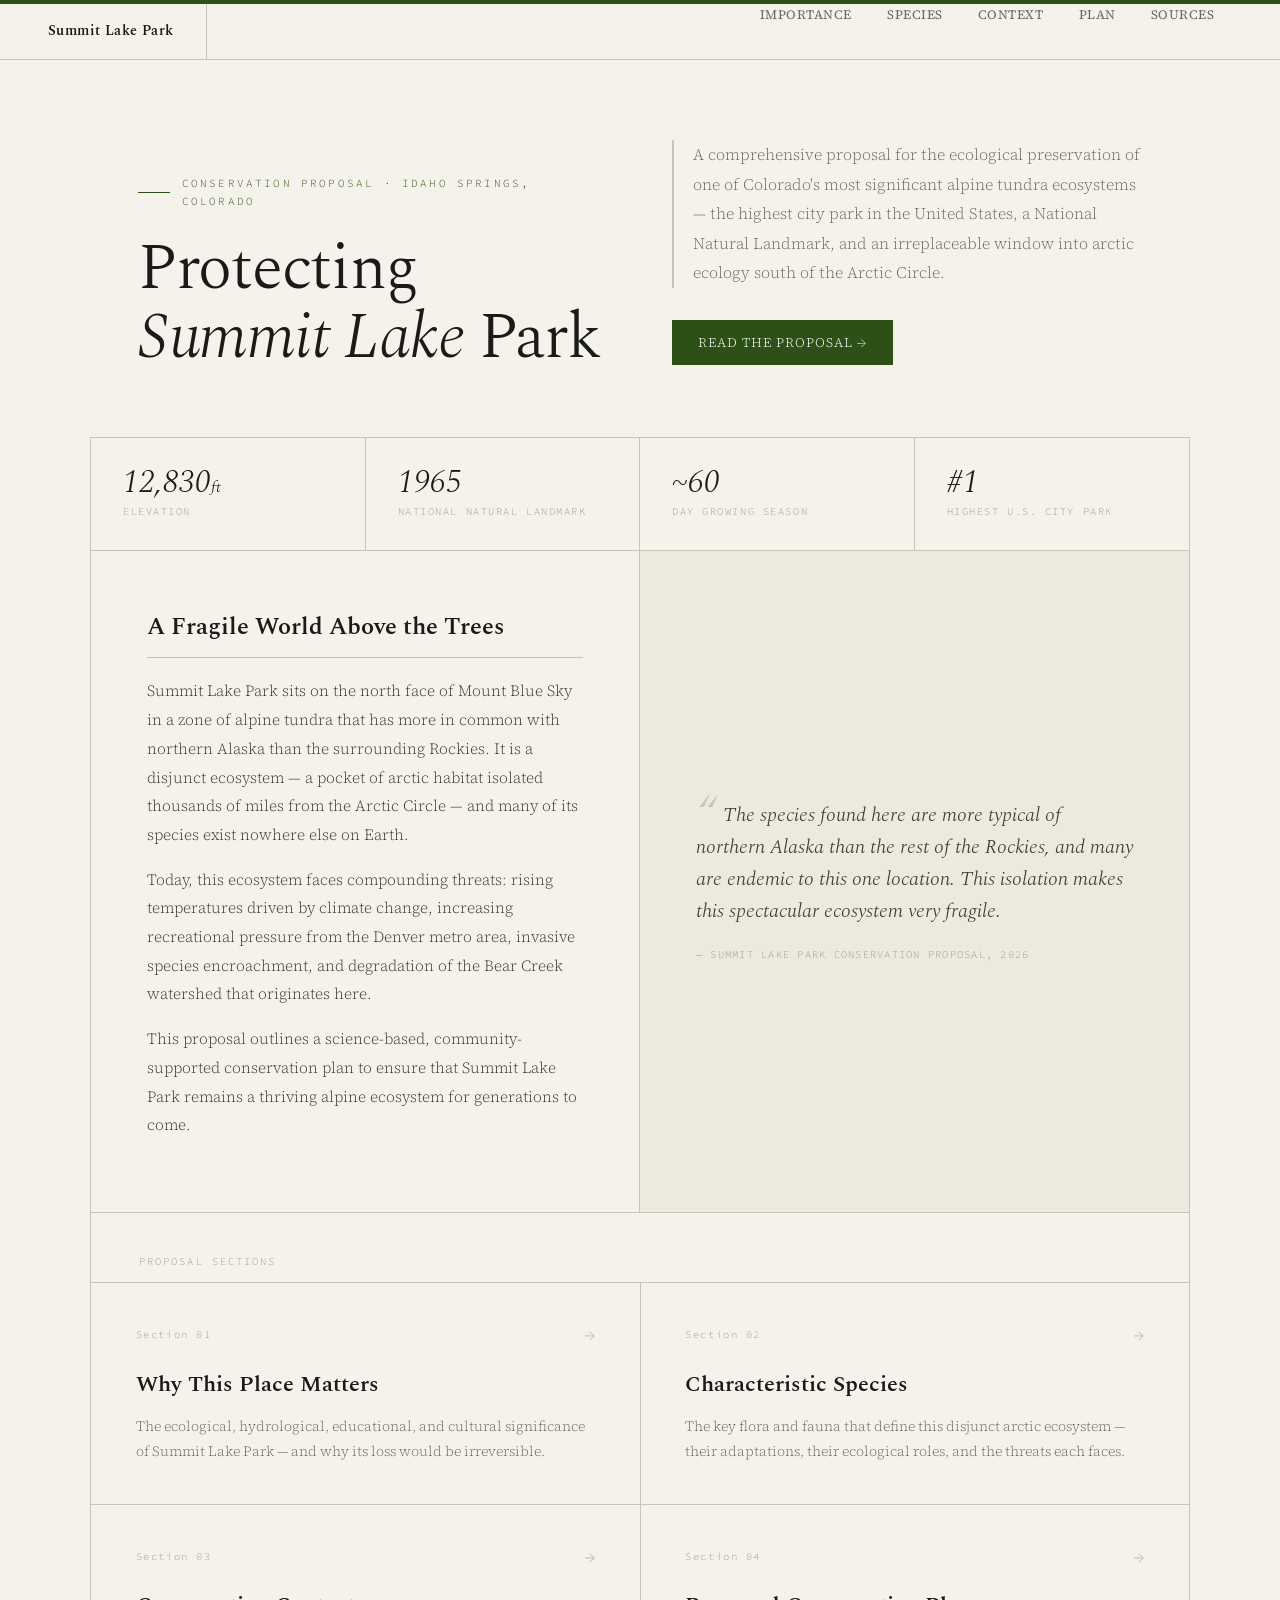
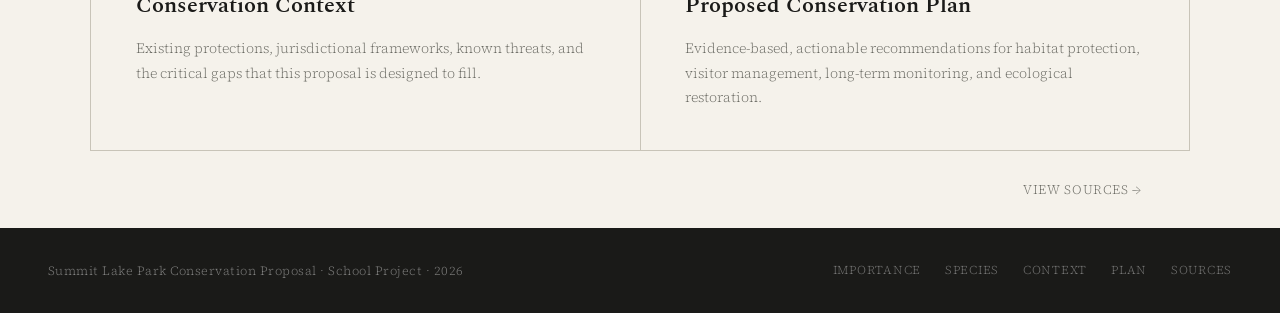
<file: index.html>
<!DOCTYPE html>
<html lang="en">
<head>
  <meta charset="UTF-8"/>
  <meta name="viewport" content="width=device-width, initial-scale=1.0"/>
  <title>Summit Lake Park — Conservation Proposal</title>
  <link rel="stylesheet" href="shared.css"/>
  <style>
    /* Index-only styles */
    .hero {
      max-width: 1100px; margin: 0 auto;
      padding: 5rem 3rem 4rem;
      border-bottom: 1px solid var(--rule);
      display: grid; grid-template-columns: 1fr 1fr;
      gap: 4rem; align-items: end;
    }
    .hero-label {
      font-family: 'Source Code Pro', monospace;
      font-size: 0.68rem; letter-spacing: 0.2em; text-transform: uppercase;
      color: var(--accent); margin-bottom: 1.5rem;
      display: flex; align-items: center; gap: 0.75rem;
    }
    .hero-label::before {
      content: '';
      display: block; height: 1px; width: 2rem;
      background: var(--accent);
    }
    .hero h1 {
      font-family: 'Spectral', serif;
      font-size: clamp(2.8rem, 5vw, 4.5rem);
      font-weight: 300; line-height: 1.08;
      letter-spacing: -0.02em; color: var(--ink);
    }
    .hero h1 em { font-style: italic; }
    .hero-right { padding-bottom: 0.5rem; }
    .hero-desc {
      font-size: 1rem; line-height: 1.85;
      color: var(--ink-3); margin-bottom: 2rem;
      border-left: 2px solid var(--rule);
      padding-left: 1.2rem;
    }
    .hero-cta {
      display: inline-block;
      padding: 0.7rem 1.6rem;
      background: var(--accent); color: #fff;
      text-decoration: none;
      font-family: 'Source Serif 4', serif;
      font-size: 0.82rem; letter-spacing: 0.08em; text-transform: uppercase;
      transition: background 0.2s;
    }
    .hero-cta:hover { background: var(--accent-2); }

    /* Stats row */
    .stats-row {
      max-width: 1100px; margin: 0 auto;
      display: grid; grid-template-columns: repeat(4, 1fr);
      border-bottom: 1px solid var(--rule);
      border-left: 1px solid var(--rule);
      border-right: 1px solid var(--rule);
    }
    .stat {
      padding: 1.8rem 2rem;
      border-right: 1px solid var(--rule);
    }
    .stat:last-child { border-right: none; }
    .stat-val {
      font-family: 'Spectral', serif;
      font-size: 2rem; font-weight: 300; font-style: italic;
      color: var(--ink); line-height: 1;
    }
    .stat-label {
      font-family: 'Source Code Pro', monospace;
      font-size: 0.65rem; letter-spacing: 0.15em; text-transform: uppercase;
      color: var(--ink-4); margin-top: 0.3rem;
    }

    /* Intro block */
    .intro {
      max-width: 1100px; margin: 0 auto;
      display: grid; grid-template-columns: 1fr 1fr;
      gap: 0;
      border-bottom: 1px solid var(--rule);
      border-left: 1px solid var(--rule);
      border-right: 1px solid var(--rule);
    }
    .intro-text { padding: 3.5rem; border-right: 1px solid var(--rule); }
    .intro-text h2 {
      font-family: 'Spectral', serif; font-size: 1.5rem; font-weight: 600;
      margin-bottom: 1.2rem; padding-bottom: 0.6rem;
      border-bottom: 1px solid var(--rule);
    }
    .intro-text p { font-size: 0.97rem; line-height: 1.85; color: var(--ink-2); margin-bottom: 1rem; }
    .intro-quote {
      padding: 3.5rem;
      display: flex; flex-direction: column; justify-content: center;
      background: var(--paper-2);
    }
    .intro-quote blockquote {
      font-family: 'Spectral', serif; font-style: italic;
      font-size: 1.25rem; line-height: 1.6; color: var(--ink-2);
      margin-bottom: 1.2rem;
    }
    .intro-quote blockquote::before {
      content: '\201C';
      font-size: 3rem; line-height: 0; vertical-align: -0.6rem;
      color: var(--rule); margin-right: 0.2rem;
    }
    .intro-quote cite {
      font-family: 'Source Code Pro', monospace;
      font-size: 0.65rem; letter-spacing: 0.12em; text-transform: uppercase;
      color: var(--ink-4); font-style: normal;
    }

    /* Section nav cards */
    .section-heading {
      max-width: 1100px; margin: 0 auto;
      padding: 2rem 3rem 0.5rem;
      border-left: 1px solid var(--rule);
      border-right: 1px solid var(--rule);
    }
    .section-heading span {
      font-family: 'Source Code Pro', monospace;
      font-size: 0.65rem; letter-spacing: 0.2em; text-transform: uppercase;
      color: var(--ink-4);
    }
    .cards-grid {
      max-width: 1100px; margin: 0 auto;
      display: grid; grid-template-columns: repeat(2, 1fr);
      gap: 1px; background: var(--rule);
      border: 1px solid var(--rule);
    }
    .card {
      background: var(--paper);
      padding: 2.5rem 2.8rem;
      text-decoration: none; color: var(--ink);
      display: flex; flex-direction: column;
      transition: background 0.15s;
    }
    .card:hover { background: var(--accent-bg); }
    .card-meta {
      display: flex; justify-content: space-between; align-items: center;
      margin-bottom: 1.2rem;
    }
    .card-num {
      font-family: 'Source Code Pro', monospace;
      font-size: 0.65rem; letter-spacing: 0.15em; color: var(--ink-4);
    }
    .card-arrow { font-size: 0.9rem; color: var(--ink-4); transition: transform 0.2s, color 0.2s; }
    .card:hover .card-arrow { transform: translateX(4px); color: var(--accent); }
    .card h3 {
      font-family: 'Spectral', serif; font-size: 1.35rem; font-weight: 600;
      margin-bottom: 0.7rem; color: var(--ink);
    }
    .card p { font-size: 0.88rem; line-height: 1.75; color: var(--ink-3); }

    @media (max-width: 800px) {
      .hero { grid-template-columns: 1fr; gap: 2rem; padding: 3rem 1.5rem; }
      .stats-row { grid-template-columns: repeat(2,1fr); }
      .intro { grid-template-columns: 1fr; }
      .intro-text { border-right: none; border-bottom: 1px solid var(--rule); padding: 2rem 1.5rem; }
      .intro-quote { padding: 2rem 1.5rem; }
      .section-heading { padding: 1.5rem 1.5rem 0.5rem; }
      .cards-grid { grid-template-columns: 1fr; }
    }
  </style>
</head>
<body>

<div class="top-rule"></div>

<nav>
  <a href="index.html" class="nav-logo">Summit Lake Park</a>
  <ul class="nav-links">
    <li><a href="importance.html">Importance</a></li>
    <li><a href="species.html">Species</a></li>
    <li><a href="context.html">Context</a></li>
    <li><a href="plan.html">Plan</a></li>
    <li><a href="sources.html">Sources</a></li>
  </ul>
</nav>

<section class="hero">
  <div class="hero-left">
    <div class="hero-label">Conservation Proposal · Idaho Springs, Colorado</div>
    <h1>Protecting <em>Summit Lake</em> Park</h1>
  </div>
  <div class="hero-right">
    <p class="hero-desc">
      A comprehensive proposal for the ecological preservation of one of Colorado's most
      significant alpine tundra ecosystems — the highest city park in the United States,
      a National Natural Landmark, and an irreplaceable window into arctic ecology
      south of the Arctic Circle.
    </p>
    <a href="plan.html" class="hero-cta">Read the Proposal →</a>
  </div>
</section>

<div class="stats-row">
  <div class="stat">
    <div class="stat-val">12,830<span style="font-size:1rem">ft</span></div>
    <div class="stat-label">Elevation</div>
  </div>
  <div class="stat">
    <div class="stat-val">1965</div>
    <div class="stat-label">National Natural Landmark</div>
  </div>
  <div class="stat">
    <div class="stat-val">~60</div>
    <div class="stat-label">Day Growing Season</div>
  </div>
  <div class="stat">
    <div class="stat-val">#1</div>
    <div class="stat-label">Highest U.S. City Park</div>
  </div>
</div>

<div class="intro">
  <div class="intro-text">
    <h2>A Fragile World Above the Trees</h2>
    <p>
      Summit Lake Park sits on the north face of Mount Blue Sky in a zone of alpine tundra
      that has more in common with northern Alaska than the surrounding Rockies. It is a
      disjunct ecosystem — a pocket of arctic habitat isolated thousands of miles from the
      Arctic Circle — and many of its species exist nowhere else on Earth.
    </p>
    <p>
      Today, this ecosystem faces compounding threats: rising temperatures driven by climate
      change, increasing recreational pressure from the Denver metro area, invasive species
      encroachment, and degradation of the Bear Creek watershed that originates here.
    </p>
    <p>
      This proposal outlines a science-based, community-supported conservation plan to ensure
      that Summit Lake Park remains a thriving alpine ecosystem for generations to come.
    </p>
  </div>
  <div class="intro-quote">
    <blockquote>
      The species found here are more typical of northern Alaska than the rest of the Rockies,
      and many are endemic to this one location. This isolation makes this spectacular ecosystem
      very fragile.
    </blockquote>
    <cite>— Summit Lake Park Conservation Proposal, 2026</cite>
  </div>
</div>

<div class="section-heading"><span>Proposal Sections</span></div>

<div class="cards-grid">
  <a href="importance.html" class="card">
    <div class="card-meta">
      <span class="card-num">Section 01</span>
      <span class="card-arrow">→</span>
    </div>
    <h3>Why This Place Matters</h3>
    <p>The ecological, hydrological, educational, and cultural significance of Summit Lake Park — and why its loss would be irreversible.</p>
  </a>
  <a href="species.html" class="card">
    <div class="card-meta">
      <span class="card-num">Section 02</span>
      <span class="card-arrow">→</span>
    </div>
    <h3>Characteristic Species</h3>
    <p>The key flora and fauna that define this disjunct arctic ecosystem — their adaptations, their ecological roles, and the threats each faces.</p>
  </a>
  <a href="context.html" class="card">
    <div class="card-meta">
      <span class="card-num">Section 03</span>
      <span class="card-arrow">→</span>
    </div>
    <h3>Conservation Context</h3>
    <p>Existing protections, jurisdictional frameworks, known threats, and the critical gaps that this proposal is designed to fill.</p>
  </a>
  <a href="plan.html" class="card">
    <div class="card-meta">
      <span class="card-num">Section 04</span>
      <span class="card-arrow">→</span>
    </div>
    <h3>Proposed Conservation Plan</h3>
    <p>Evidence-based, actionable recommendations for habitat protection, visitor management, long-term monitoring, and ecological restoration.</p>
  </a>
</div>

<div class="page-nav-strip" style="border-top: none; padding-top: 1.5rem;">
  &nbsp;
  <a href="sources.html" class="page-nav-link">View Sources →</a>
</div>

<footer>
  <p>Summit Lake Park Conservation Proposal · School Project · 2026</p>
  <div class="footer-links">
    <a href="importance.html">Importance</a>
    <a href="species.html">Species</a>
    <a href="context.html">Context</a>
    <a href="plan.html">Plan</a>
    <a href="sources.html">Sources</a>
  </div>
</footer>

</body>
</html>
</file>
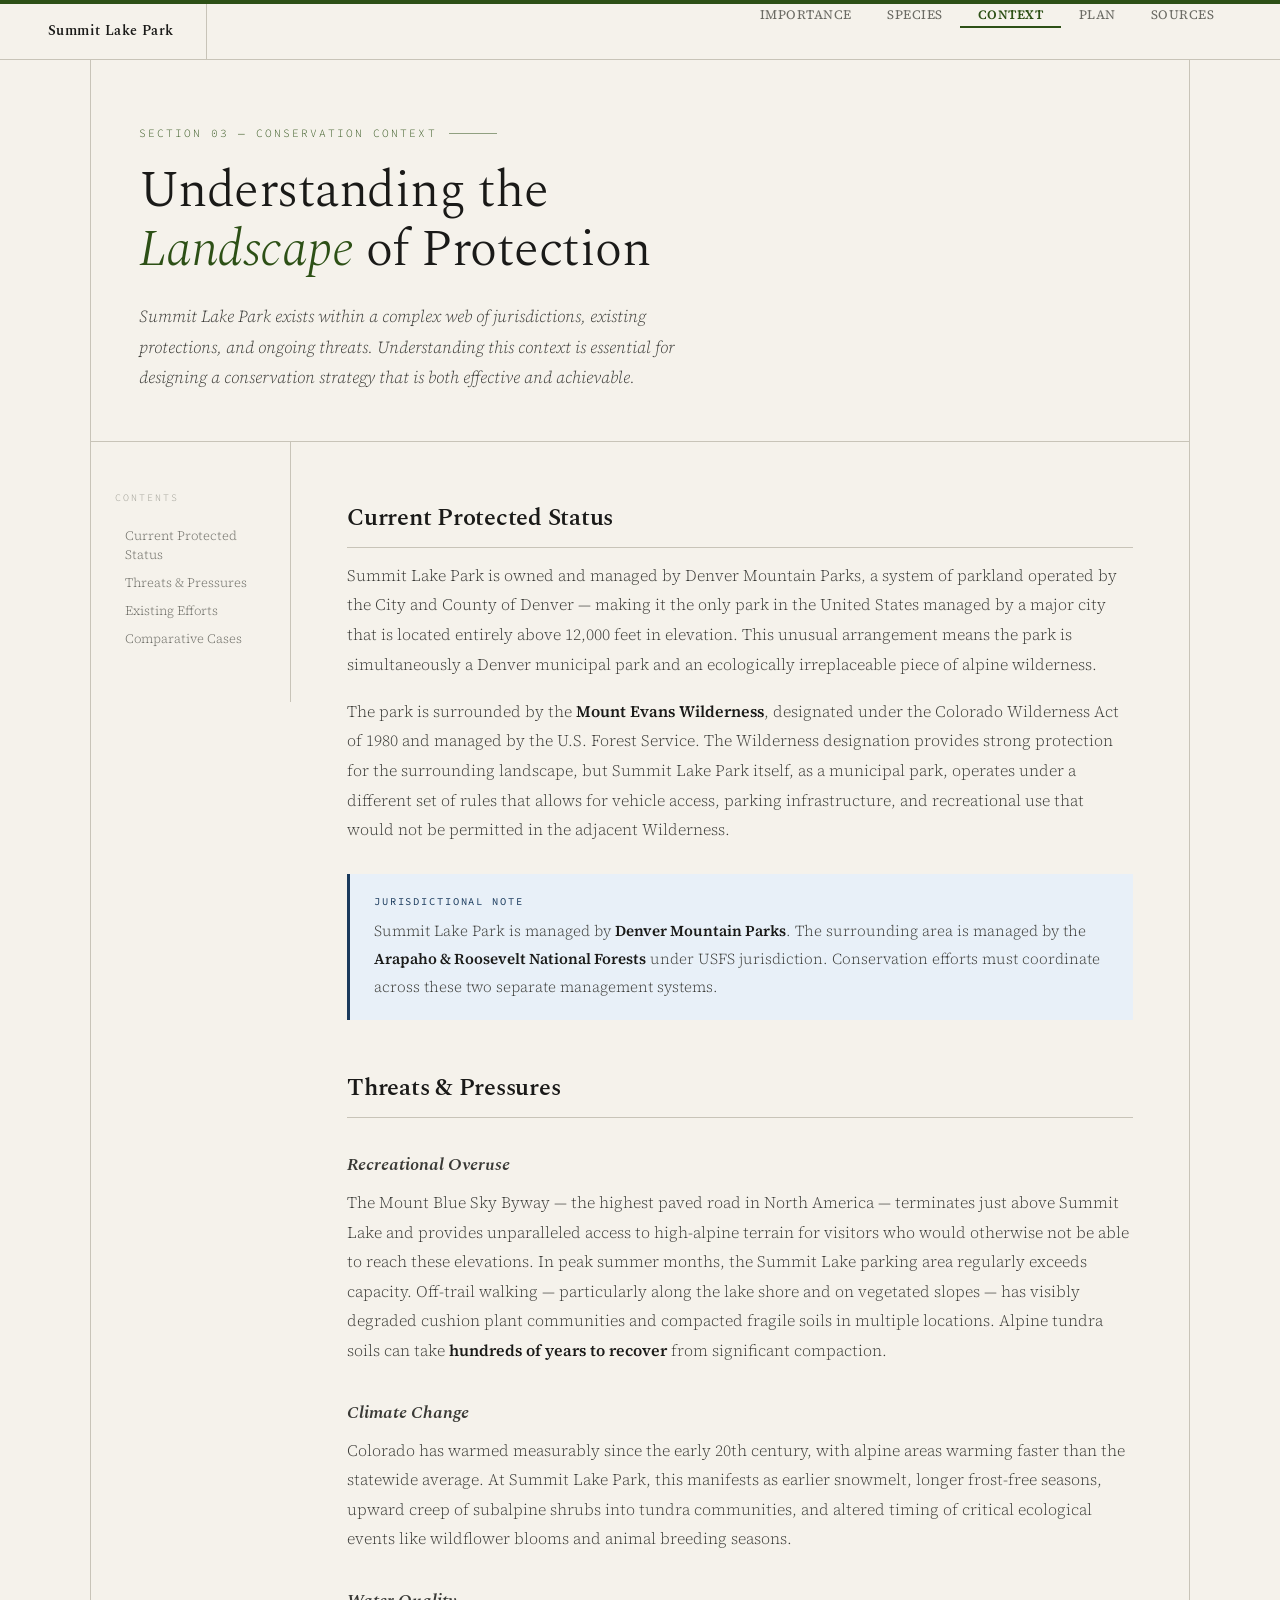
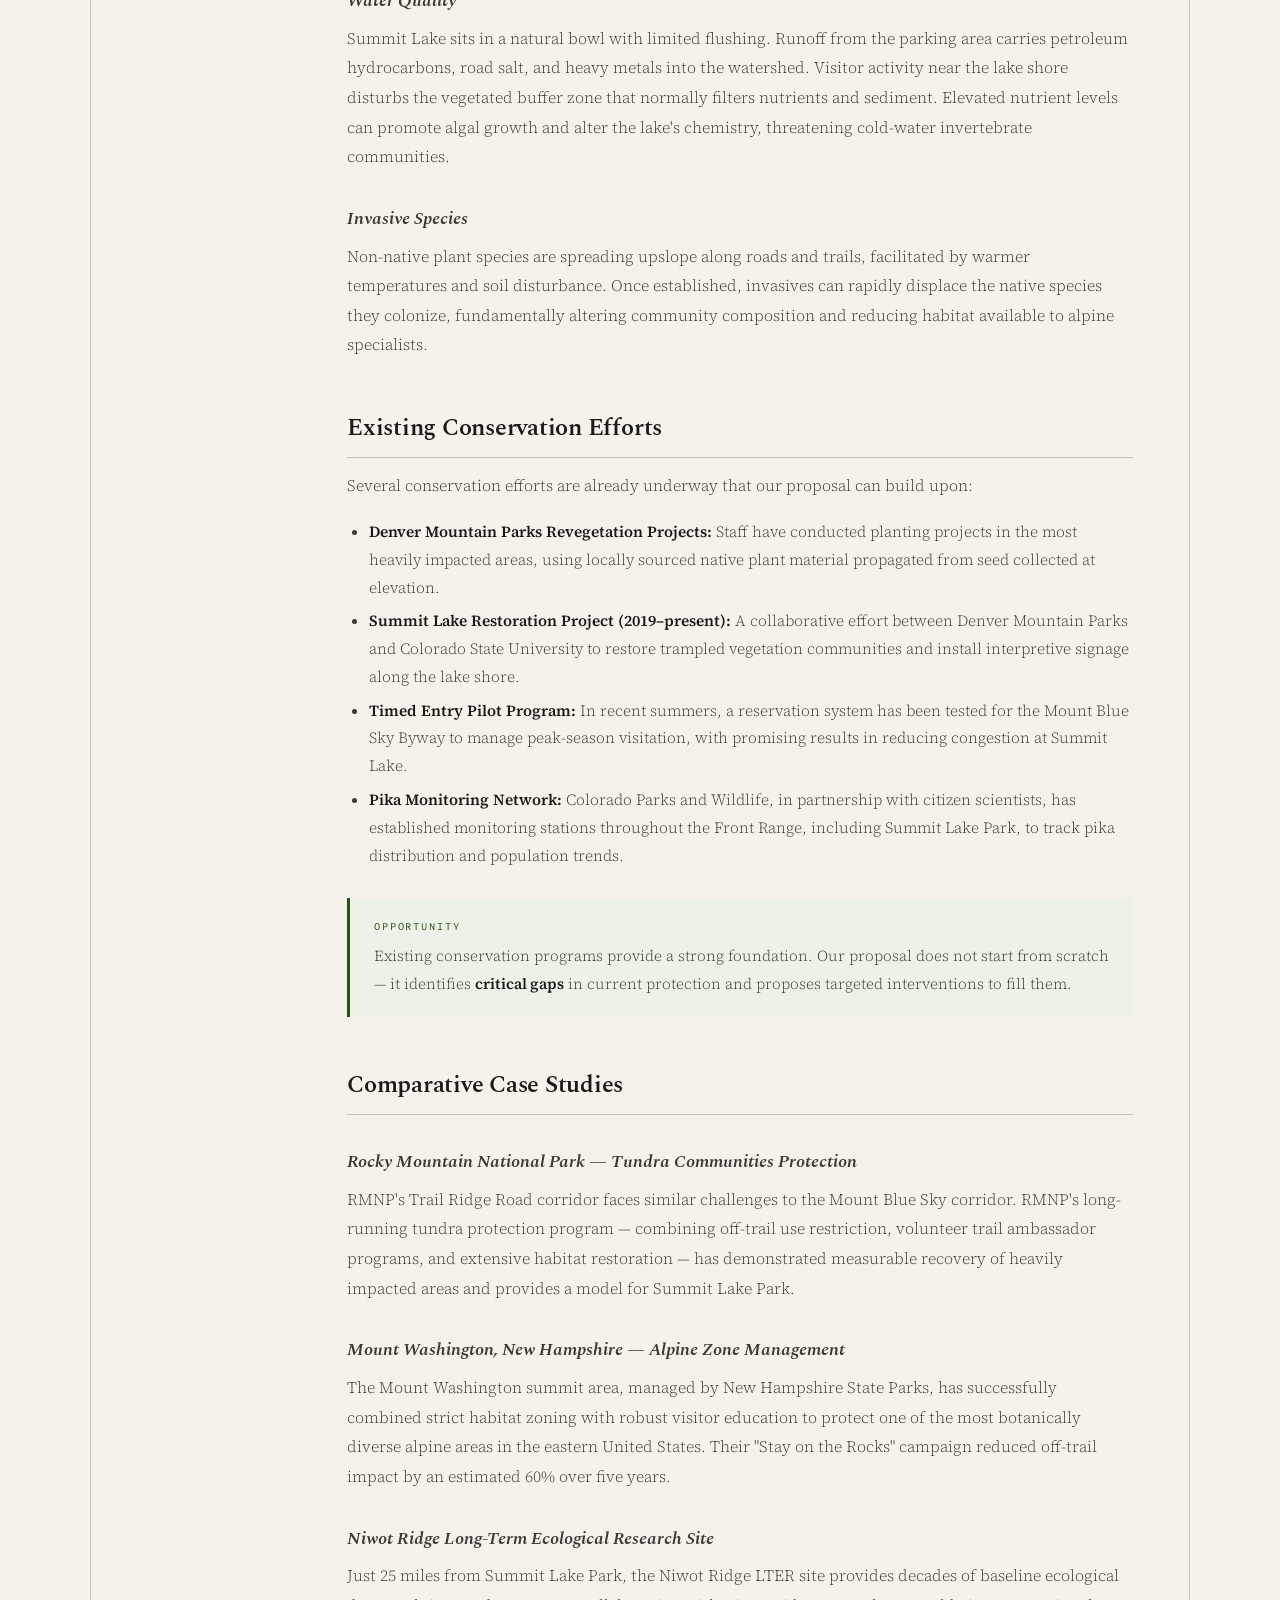
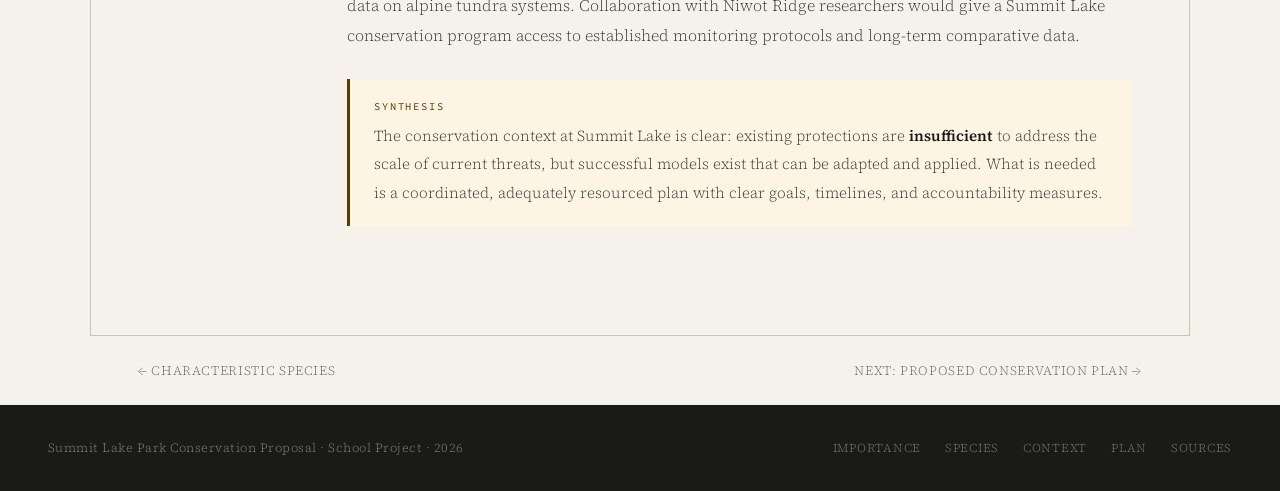
<file: context.html>
<!DOCTYPE html>
<html lang="en">
<head>
  <meta charset="UTF-8"/>
  <meta name="viewport" content="width=device-width, initial-scale=1.0"/>
  <title>Conservation Context — Summit Lake Park</title>
  <link rel="stylesheet" href="shared.css"/>
</head>
<body>

<div class="top-rule"></div>

<nav>
  <a href="index.html" class="nav-logo">Summit Lake Park</a>
  <ul class="nav-links">
    <li><a href="importance.html">Importance</a></li>
    <li><a href="species.html">Species</a></li>
    <li><a href="context.html" class="active">Context</a></li>
    <li><a href="plan.html">Plan</a></li>
    <li><a href="sources.html">Sources</a></li>
  </ul>
</nav>

<div class="page-hero" style="border-left:1px solid var(--rule); border-right:1px solid var(--rule);">
  <div class="page-eyebrow">Section 03 — Conservation Context</div>
  <h1>Understanding the <em>Landscape</em> of Protection</h1>
  <p class="lead">
    Summit Lake Park exists within a complex web of jurisdictions, existing protections, and
    ongoing threats. Understanding this context is essential for designing a conservation
    strategy that is both effective and achievable.
  </p>
</div>

<div class="page-wrapper">
  <aside class="page-sidebar">
    <div class="sidebar-label">Contents</div>
    <ul class="sidebar-toc">
      <li><a href="#status">Current Protected Status</a></li>
      <li><a href="#threats">Threats &amp; Pressures</a></li>
      <li><a href="#existing">Existing Efforts</a></li>
      <li><a href="#cases">Comparative Cases</a></li>
    </ul>
  </aside>

  <main class="page-content">

    <h2 id="status">Current Protected Status</h2>
    <p>
      Summit Lake Park is owned and managed by Denver Mountain Parks, a system of parkland
      operated by the City and County of Denver — making it the only park in the United States
      managed by a major city that is located entirely above 12,000 feet in elevation. This
      unusual arrangement means the park is simultaneously a Denver municipal park and an
      ecologically irreplaceable piece of alpine wilderness.
    </p>
    <p>
      The park is surrounded by the <strong>Mount Evans Wilderness</strong>, designated under
      the Colorado Wilderness Act of 1980 and managed by the U.S. Forest Service. The Wilderness
      designation provides strong protection for the surrounding landscape, but Summit Lake Park
      itself, as a municipal park, operates under a different set of rules that allows for vehicle
      access, parking infrastructure, and recreational use that would not be permitted in the
      adjacent Wilderness.
    </p>

    <div class="callout info">
      <div class="callout-label">Jurisdictional Note</div>
      <p>Summit Lake Park is managed by <strong>Denver Mountain Parks</strong>. The surrounding
      area is managed by the <strong>Arapaho &amp; Roosevelt National Forests</strong> under USFS
      jurisdiction. Conservation efforts must coordinate across these two separate management
      systems.</p>
    </div>

    <h2 id="threats">Threats &amp; Pressures</h2>

    <h3>Recreational Overuse</h3>
    <p>
      The Mount Blue Sky Byway — the highest paved road in North America — terminates just above
      Summit Lake and provides unparalleled access to high-alpine terrain for visitors who would
      otherwise not be able to reach these elevations. In peak summer months, the Summit Lake
      parking area regularly exceeds capacity. Off-trail walking — particularly along the lake
      shore and on vegetated slopes — has visibly degraded cushion plant communities and compacted
      fragile soils in multiple locations. Alpine tundra soils can take <strong>hundreds of years
      to recover</strong> from significant compaction.
    </p>

    <h3>Climate Change</h3>
    <p>
      Colorado has warmed measurably since the early 20th century, with alpine areas warming faster
      than the statewide average. At Summit Lake Park, this manifests as earlier snowmelt, longer
      frost-free seasons, upward creep of subalpine shrubs into tundra communities, and altered
      timing of critical ecological events like wildflower blooms and animal breeding seasons.
    </p>

    <h3>Water Quality</h3>
    <p>
      Summit Lake sits in a natural bowl with limited flushing. Runoff from the parking area carries
      petroleum hydrocarbons, road salt, and heavy metals into the watershed. Visitor activity near
      the lake shore disturbs the vegetated buffer zone that normally filters nutrients and sediment.
      Elevated nutrient levels can promote algal growth and alter the lake's chemistry, threatening
      cold-water invertebrate communities.
    </p>

    <h3>Invasive Species</h3>
    <p>
      Non-native plant species are spreading upslope along roads and trails, facilitated by warmer
      temperatures and soil disturbance. Once established, invasives can rapidly displace the native
      species they colonize, fundamentally altering community composition and reducing habitat
      available to alpine specialists.
    </p>

    <h2 id="existing">Existing Conservation Efforts</h2>
    <p>
      Several conservation efforts are already underway that our proposal can build upon:
    </p>
    <ul>
      <li><strong>Denver Mountain Parks Revegetation Projects:</strong> Staff have conducted planting projects in the most heavily impacted areas, using locally sourced native plant material propagated from seed collected at elevation.</li>
      <li><strong>Summit Lake Restoration Project (2019–present):</strong> A collaborative effort between Denver Mountain Parks and Colorado State University to restore trampled vegetation communities and install interpretive signage along the lake shore.</li>
      <li><strong>Timed Entry Pilot Program:</strong> In recent summers, a reservation system has been tested for the Mount Blue Sky Byway to manage peak-season visitation, with promising results in reducing congestion at Summit Lake.</li>
      <li><strong>Pika Monitoring Network:</strong> Colorado Parks and Wildlife, in partnership with citizen scientists, has established monitoring stations throughout the Front Range, including Summit Lake Park, to track pika distribution and population trends.</li>
    </ul>

    <div class="callout">
      <div class="callout-label">Opportunity</div>
      <p>Existing conservation programs provide a strong foundation. Our proposal does not start
      from scratch — it identifies <strong>critical gaps</strong> in current protection and proposes
      targeted interventions to fill them.</p>
    </div>

    <h2 id="cases">Comparative Case Studies</h2>

    <h3>Rocky Mountain National Park — Tundra Communities Protection</h3>
    <p>
      RMNP's Trail Ridge Road corridor faces similar challenges to the Mount Blue Sky corridor.
      RMNP's long-running tundra protection program — combining off-trail use restriction, volunteer
      trail ambassador programs, and extensive habitat restoration — has demonstrated measurable
      recovery of heavily impacted areas and provides a model for Summit Lake Park.
    </p>

    <h3>Mount Washington, New Hampshire — Alpine Zone Management</h3>
    <p>
      The Mount Washington summit area, managed by New Hampshire State Parks, has successfully
      combined strict habitat zoning with robust visitor education to protect one of the most
      botanically diverse alpine areas in the eastern United States. Their "Stay on the Rocks"
      campaign reduced off-trail impact by an estimated 60% over five years.
    </p>

    <h3>Niwot Ridge Long-Term Ecological Research Site</h3>
    <p>
      Just 25 miles from Summit Lake Park, the Niwot Ridge LTER site provides decades of baseline
      ecological data on alpine tundra systems. Collaboration with Niwot Ridge researchers would
      give a Summit Lake conservation program access to established monitoring protocols and
      long-term comparative data.
    </p>

    <div class="callout warn">
      <div class="callout-label">Synthesis</div>
      <p>The conservation context at Summit Lake is clear: existing protections are
      <strong>insufficient</strong> to address the scale of current threats, but successful models
      exist that can be adapted and applied. What is needed is a coordinated, adequately resourced
      plan with clear goals, timelines, and accountability measures.</p>
    </div>

  </main>
</div>

<div class="page-nav-strip">
  <a href="species.html" class="page-nav-link">← Characteristic Species</a>
  <a href="plan.html" class="page-nav-link">Next: Proposed Conservation Plan →</a>
</div>

<footer>
  <p>Summit Lake Park Conservation Proposal · School Project · 2026</p>
  <div class="footer-links">
    <a href="importance.html">Importance</a>
    <a href="species.html">Species</a>
    <a href="context.html">Context</a>
    <a href="plan.html">Plan</a>
    <a href="sources.html">Sources</a>
  </div>
</footer>

</body>
</html>
</file>
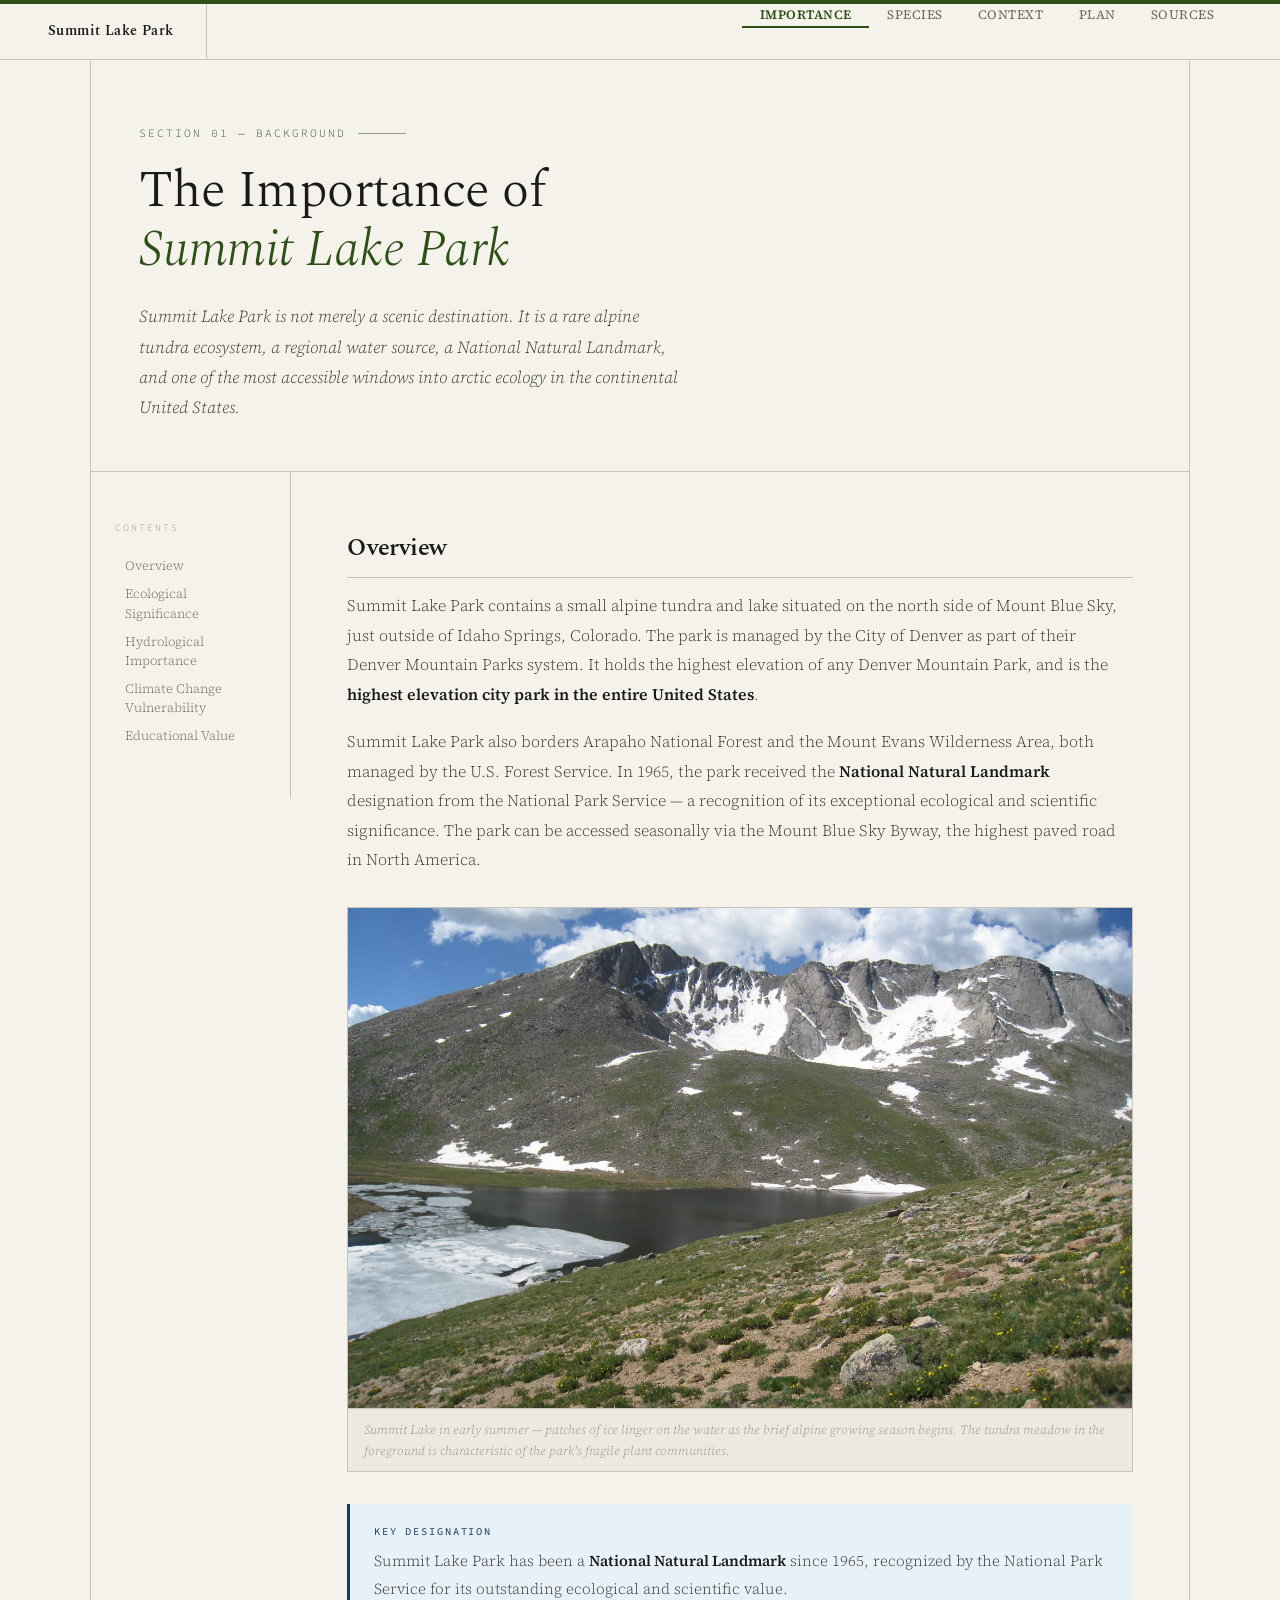
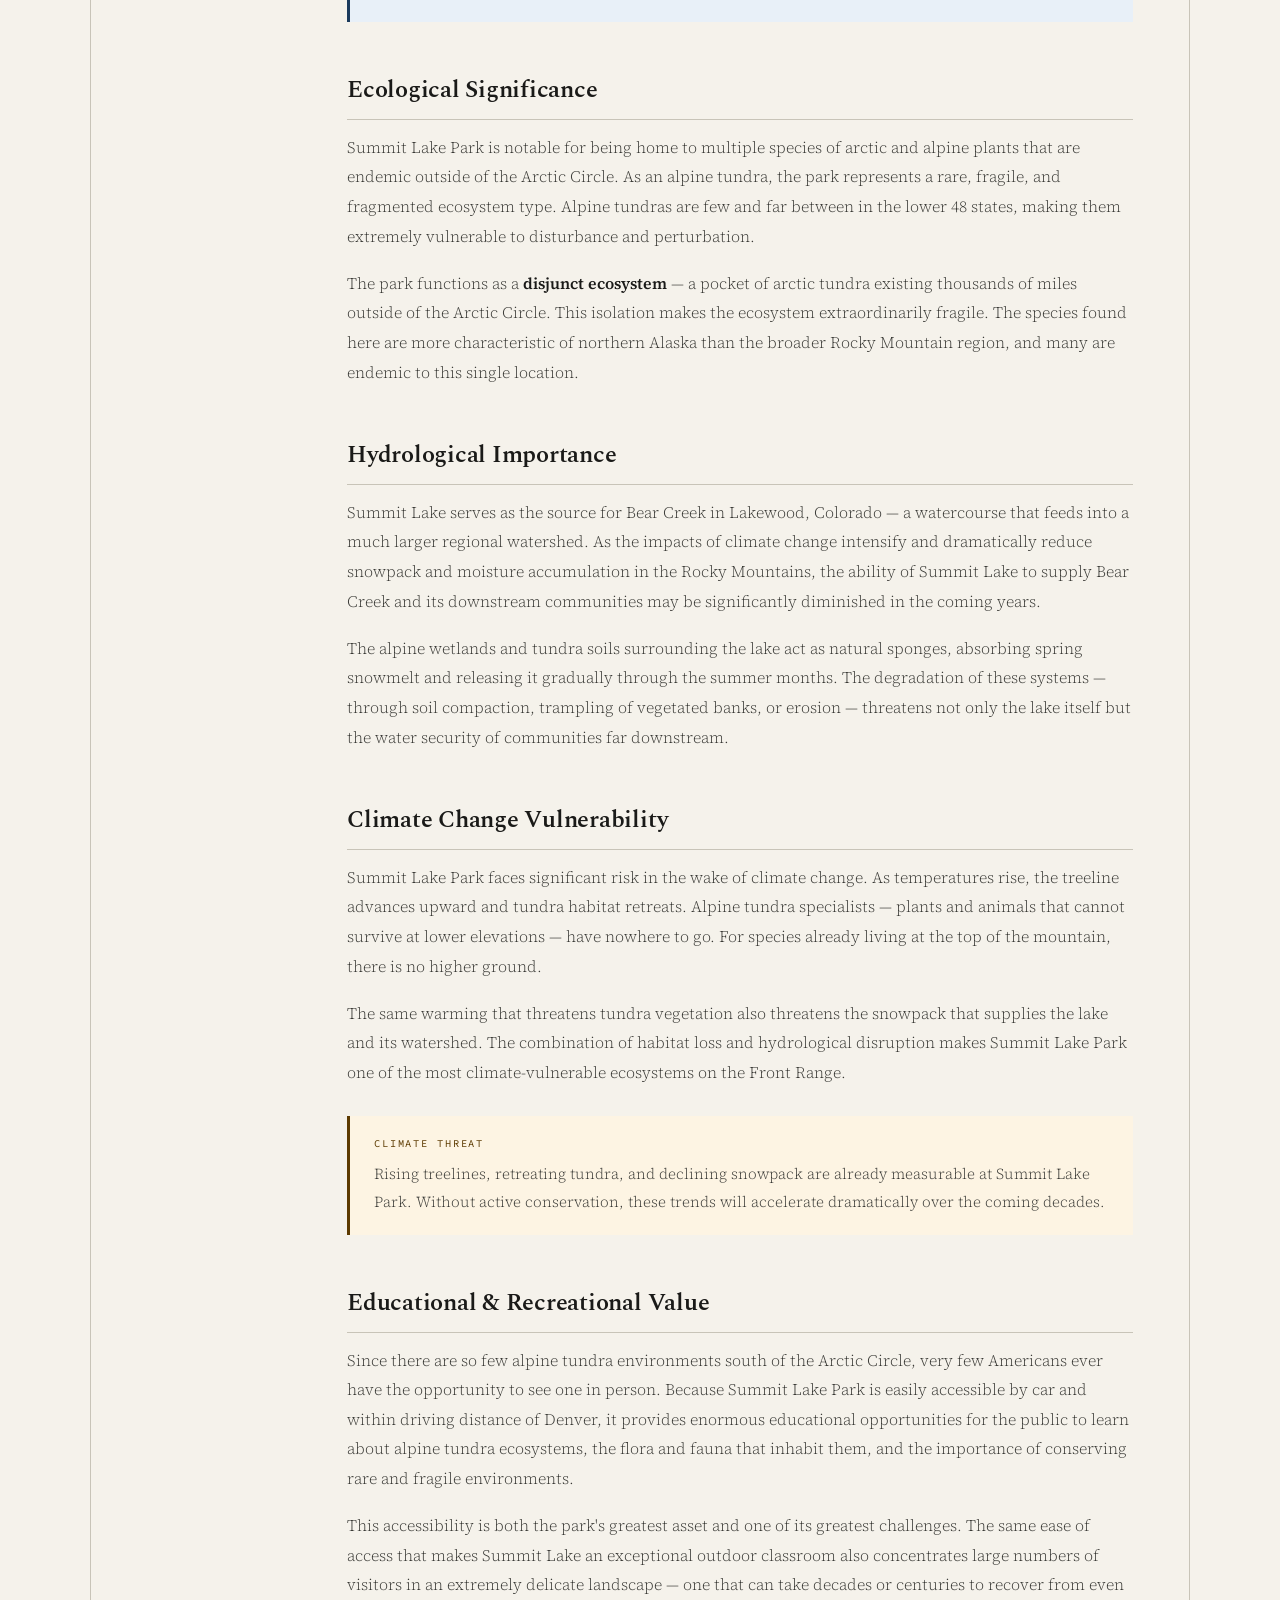
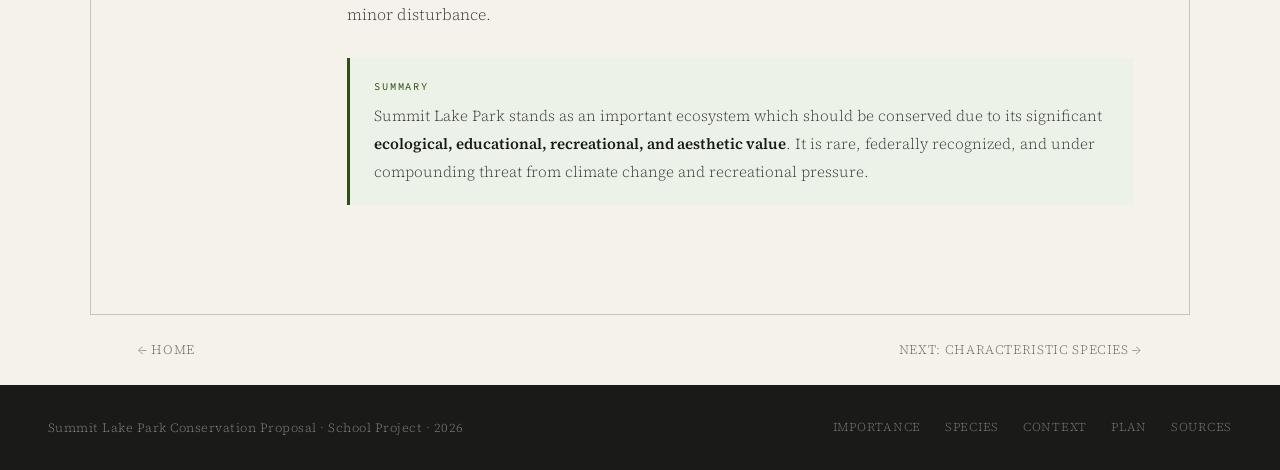
<file: importance.html>
<!DOCTYPE html>
<html lang="en">
<head>
  <meta charset="UTF-8"/>
  <meta name="viewport" content="width=device-width, initial-scale=1.0"/>
  <title>Importance — Summit Lake Park</title>
  <link rel="stylesheet" href="shared.css"/>
</head>
<body>

<div class="top-rule"></div>

<nav>
  <a href="index.html" class="nav-logo">Summit Lake Park</a>
  <ul class="nav-links">
    <li><a href="importance.html" class="active">Importance</a></li>
    <li><a href="species.html">Species</a></li>
    <li><a href="context.html">Context</a></li>
    <li><a href="plan.html">Plan</a></li>
    <li><a href="sources.html">Sources</a></li>
  </ul>
</nav>

<div class="page-hero" style="border-left:1px solid var(--rule); border-right:1px solid var(--rule);">
  <div class="page-eyebrow">Section 01 — Background</div>
  <h1>The Importance of <em>Summit Lake Park</em></h1>
  <p class="lead">
    Summit Lake Park is not merely a scenic destination. It is a rare alpine tundra ecosystem,
    a regional water source, a National Natural Landmark, and one of the most accessible
    windows into arctic ecology in the continental United States.
  </p>
</div>

<div class="page-wrapper">
  <aside class="page-sidebar">
    <div class="sidebar-label">Contents</div>
    <ul class="sidebar-toc">
      <li><a href="#overview">Overview</a></li>
      <li><a href="#ecological">Ecological Significance</a></li>
      <li><a href="#hydrology">Hydrological Importance</a></li>
      <li><a href="#climate">Climate Change Vulnerability</a></li>
      <li><a href="#education">Educational Value</a></li>
    </ul>
  </aside>

  <main class="page-content">

    <h2 id="overview">Overview</h2>
    <p>
      Summit Lake Park contains a small alpine tundra and lake situated on the north side of
      Mount Blue Sky, just outside of Idaho Springs, Colorado. The park is managed by the City
      of Denver as part of their Denver Mountain Parks system. It holds the highest elevation
      of any Denver Mountain Park, and is the <strong>highest elevation city park in the entire
      United States</strong>.
    </p>
    <p>
      Summit Lake Park also borders Arapaho National Forest and the Mount Evans Wilderness Area,
      both managed by the U.S. Forest Service. In 1965, the park received the
      <strong>National Natural Landmark</strong> designation from the National Park Service —
      a recognition of its exceptional ecological and scientific significance. The park can be
      accessed seasonally via the Mount Blue Sky Byway, the highest paved road in North America.
    </p>

    <div class="photo-block">
      <img src="summit-lake-photo.jpeg" alt="Summit Lake in early summer with alpine tundra in the foreground and Mount Blue Sky rising behind"/>
      <div class="photo-caption">Summit Lake in early summer — patches of ice linger on the water as the brief alpine growing season begins. The tundra meadow in the foreground is characteristic of the park's fragile plant communities.</div>
    </div>

    <div class="callout info">
      <div class="callout-label">Key Designation</div>
      <p>Summit Lake Park has been a <strong>National Natural Landmark</strong> since 1965,
      recognized by the National Park Service for its outstanding ecological and scientific value.</p>
    </div>

    <h2 id="ecological">Ecological Significance</h2>
    <p>
      Summit Lake Park is notable for being home to multiple species of arctic and alpine plants
      that are endemic outside of the Arctic Circle. As an alpine tundra, the park represents a
      rare, fragile, and fragmented ecosystem type. Alpine tundras are few and far between in the
      lower 48 states, making them extremely vulnerable to disturbance and perturbation.
    </p>
    <p>
      The park functions as a <strong>disjunct ecosystem</strong> — a pocket of arctic tundra
      existing thousands of miles outside of the Arctic Circle. This isolation makes the ecosystem
      extraordinarily fragile. The species found here are more characteristic of northern Alaska
      than the broader Rocky Mountain region, and many are endemic to this single location.
    </p>

    <h2 id="hydrology">Hydrological Importance</h2>
    <p>
      Summit Lake serves as the source for Bear Creek in Lakewood, Colorado — a watercourse that
      feeds into a much larger regional watershed. As the impacts of climate change intensify and
      dramatically reduce snowpack and moisture accumulation in the Rocky Mountains, the ability
      of Summit Lake to supply Bear Creek and its downstream communities may be significantly
      diminished in the coming years.
    </p>
    <p>
      The alpine wetlands and tundra soils surrounding the lake act as natural sponges, absorbing
      spring snowmelt and releasing it gradually through the summer months. The degradation of
      these systems — through soil compaction, trampling of vegetated banks, or erosion —
      threatens not only the lake itself but the water security of communities far downstream.
    </p>

    <h2 id="climate">Climate Change Vulnerability</h2>
    <p>
      Summit Lake Park faces significant risk in the wake of climate change. As temperatures rise,
      the treeline advances upward and tundra habitat retreats. Alpine tundra specialists —
      plants and animals that cannot survive at lower elevations — have nowhere to go. For species
      already living at the top of the mountain, there is no higher ground.
    </p>
    <p>
      The same warming that threatens tundra vegetation also threatens the snowpack that supplies
      the lake and its watershed. The combination of habitat loss and hydrological disruption makes
      Summit Lake Park one of the most climate-vulnerable ecosystems on the Front Range.
    </p>

    <div class="callout warn">
      <div class="callout-label">Climate Threat</div>
      <p>Rising treelines, retreating tundra, and declining snowpack are already measurable at
      Summit Lake Park. Without active conservation, these trends will accelerate dramatically
      over the coming decades.</p>
    </div>

    <h2 id="education">Educational &amp; Recreational Value</h2>
    <p>
      Since there are so few alpine tundra environments south of the Arctic Circle, very few
      Americans ever have the opportunity to see one in person. Because Summit Lake Park is easily
      accessible by car and within driving distance of Denver, it provides enormous educational
      opportunities for the public to learn about alpine tundra ecosystems, the flora and fauna
      that inhabit them, and the importance of conserving rare and fragile environments.
    </p>
    <p>
      This accessibility is both the park's greatest asset and one of its greatest challenges.
      The same ease of access that makes Summit Lake an exceptional outdoor classroom also
      concentrates large numbers of visitors in an extremely delicate landscape — one that can
      take decades or centuries to recover from even minor disturbance.
    </p>

    <div class="callout">
      <div class="callout-label">Summary</div>
      <p>Summit Lake Park stands as an important ecosystem which should be conserved due to its
      significant <strong>ecological, educational, recreational, and aesthetic value</strong>.
      It is rare, federally recognized, and under compounding threat from climate change and
      recreational pressure.</p>
    </div>

  </main>
</div>

<div class="page-nav-strip">
  <a href="index.html" class="page-nav-link">← Home</a>
  <a href="species.html" class="page-nav-link">Next: Characteristic Species →</a>
</div>

<footer>
  <p>Summit Lake Park Conservation Proposal · School Project · 2026</p>
  <div class="footer-links">
    <a href="importance.html">Importance</a>
    <a href="species.html">Species</a>
    <a href="context.html">Context</a>
    <a href="plan.html">Plan</a>
    <a href="sources.html">Sources</a>
  </div>
</footer>

</body>
</html>
</file>
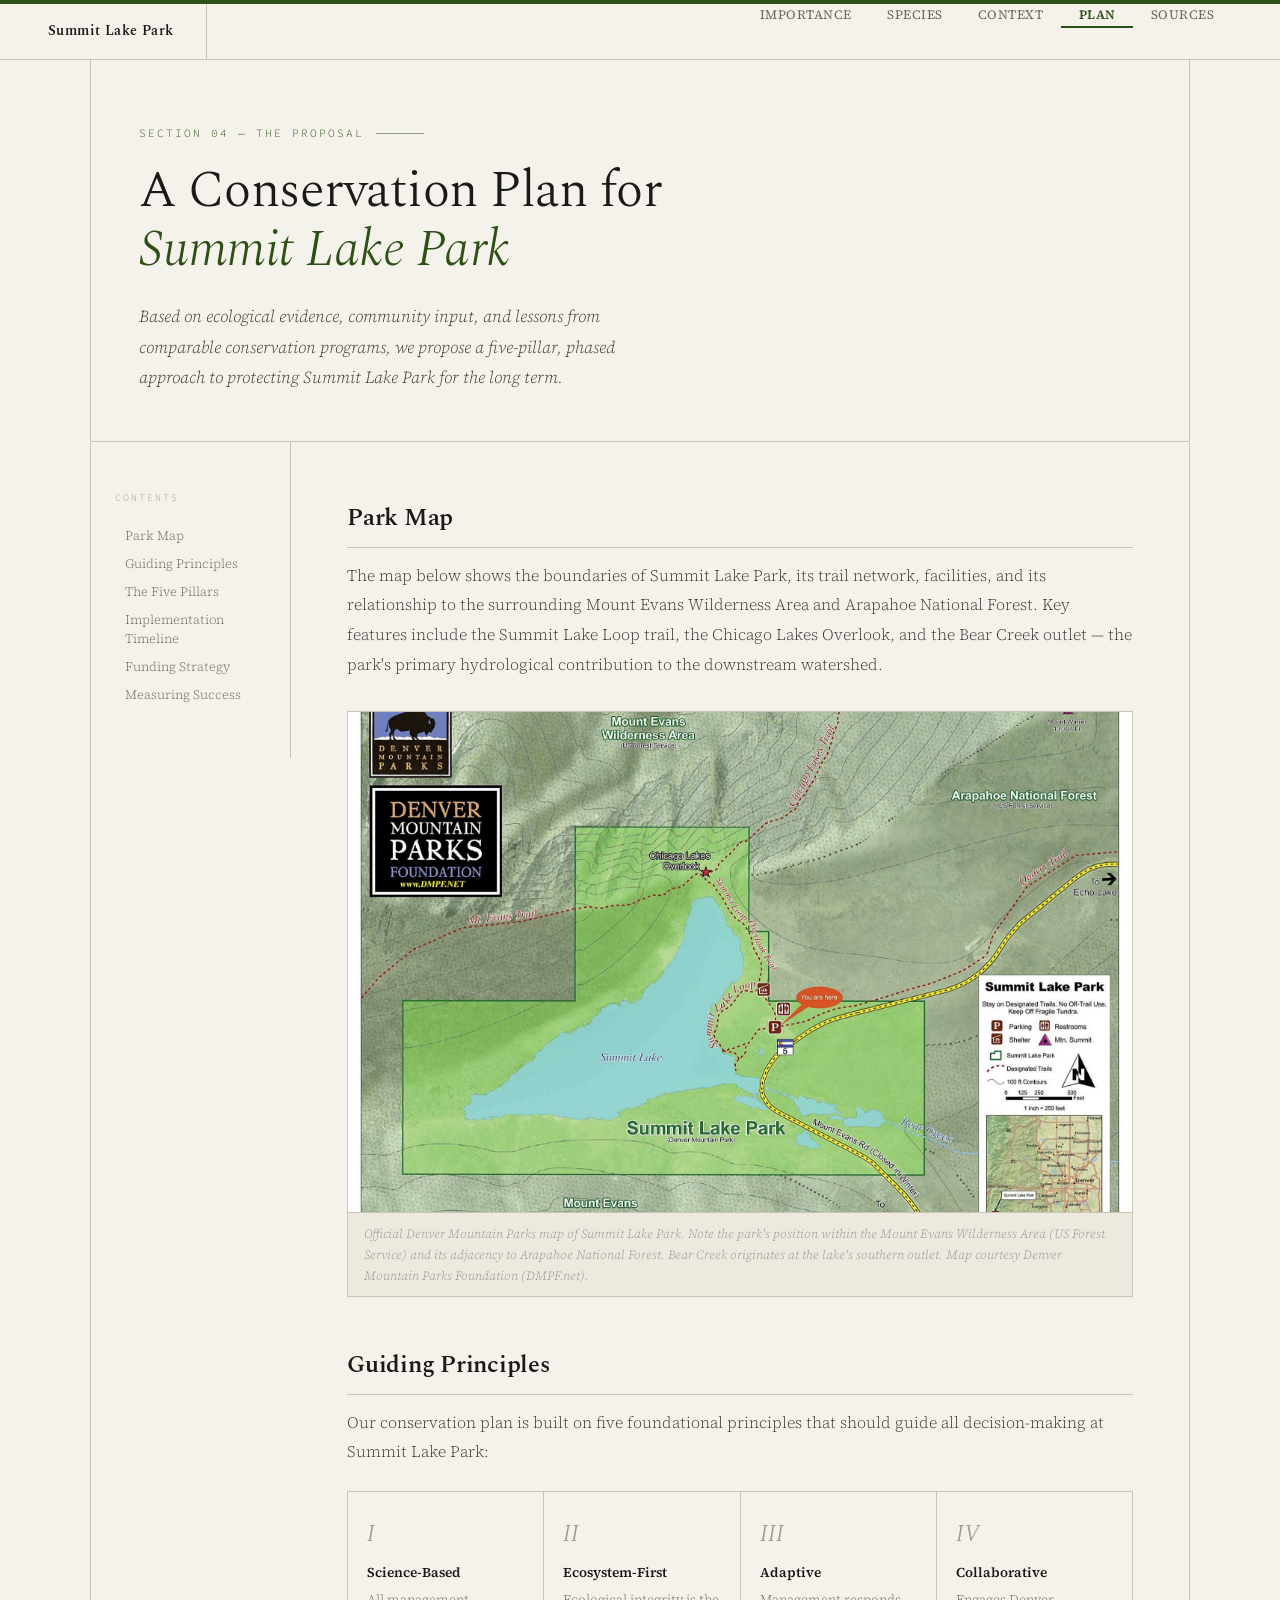
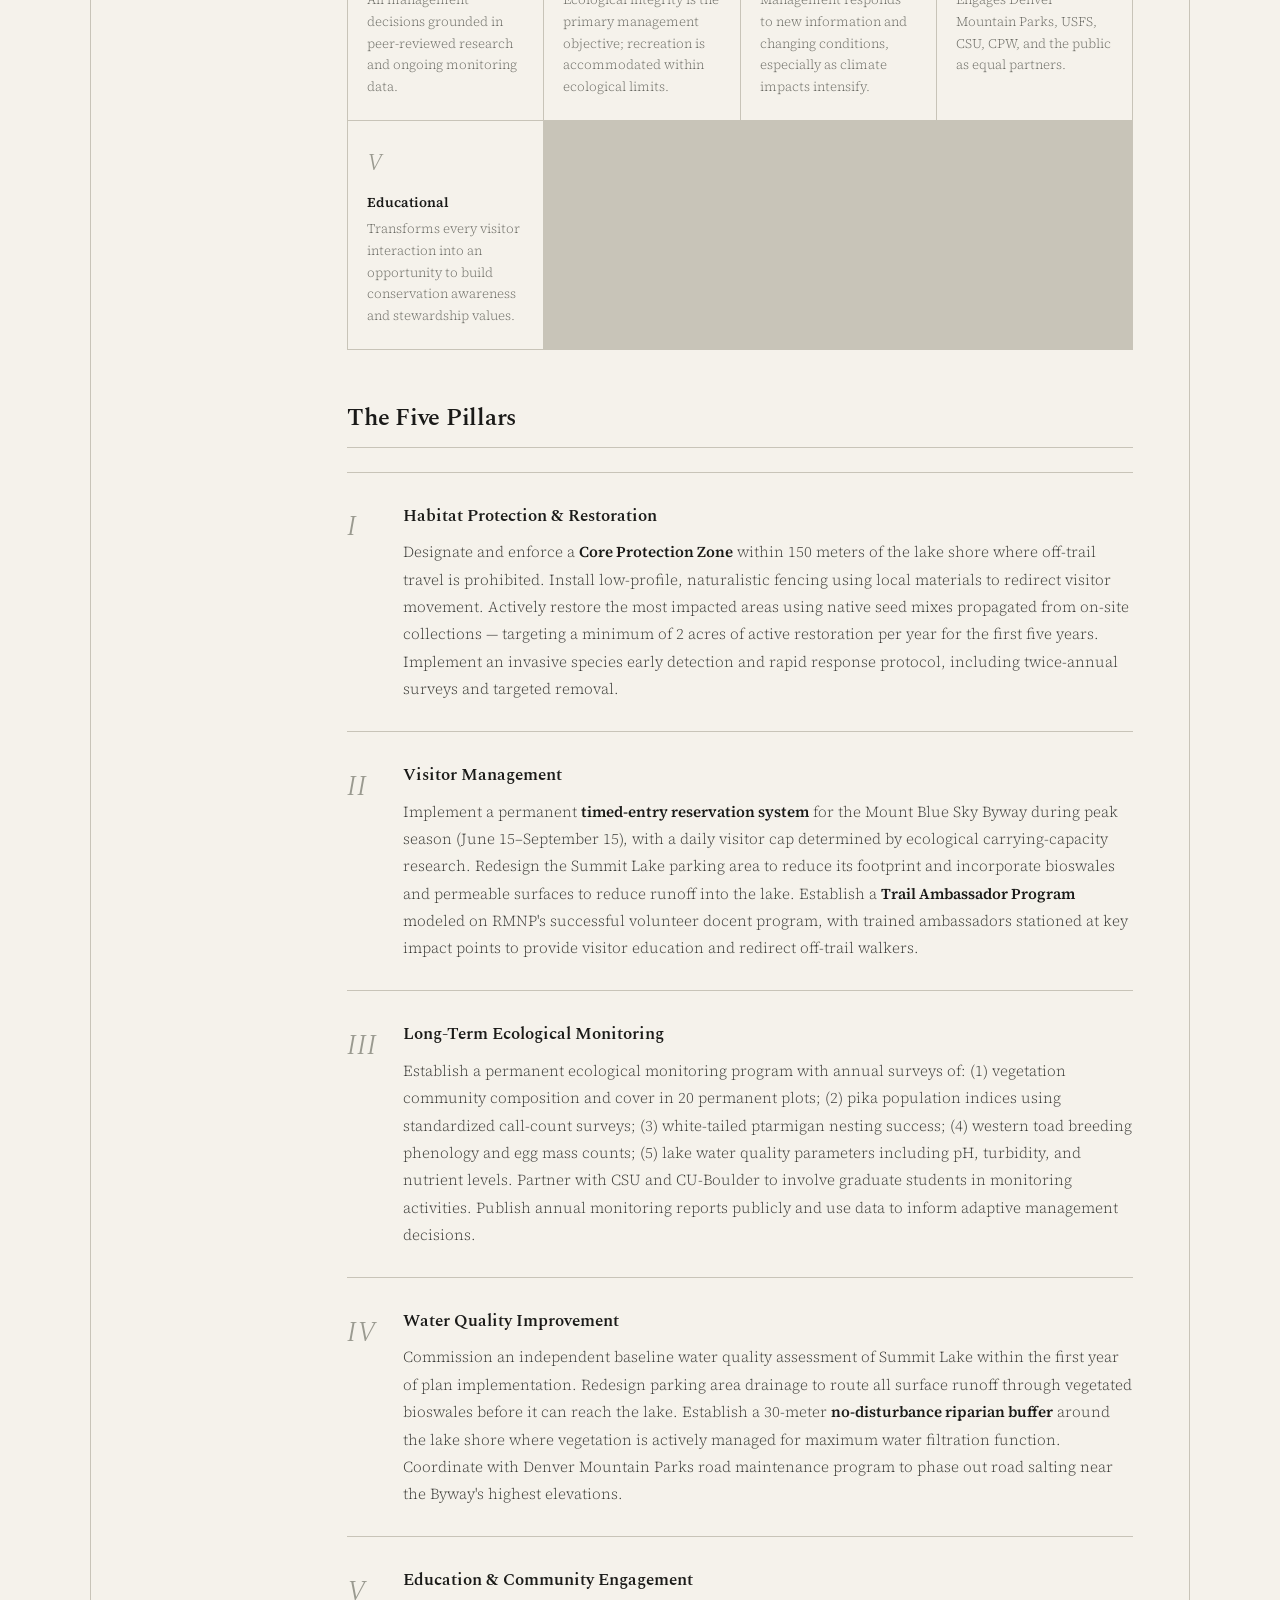
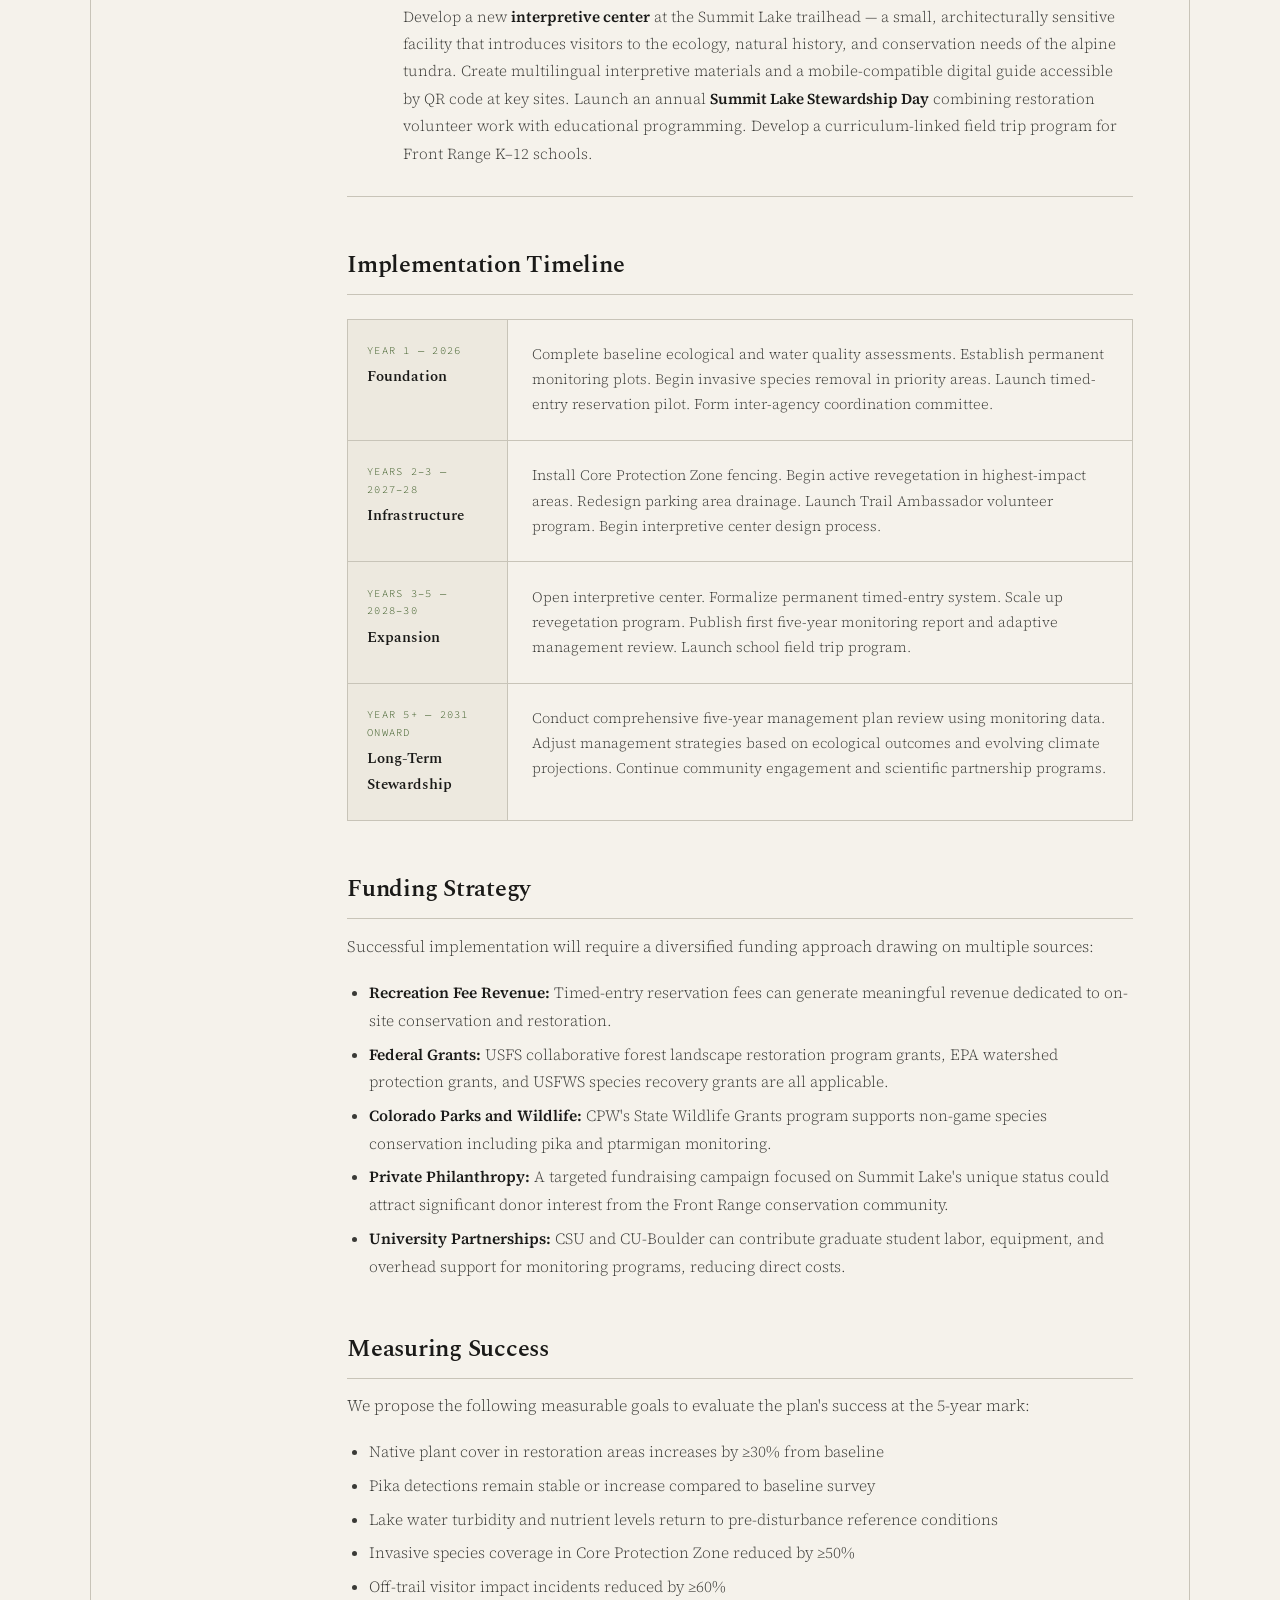
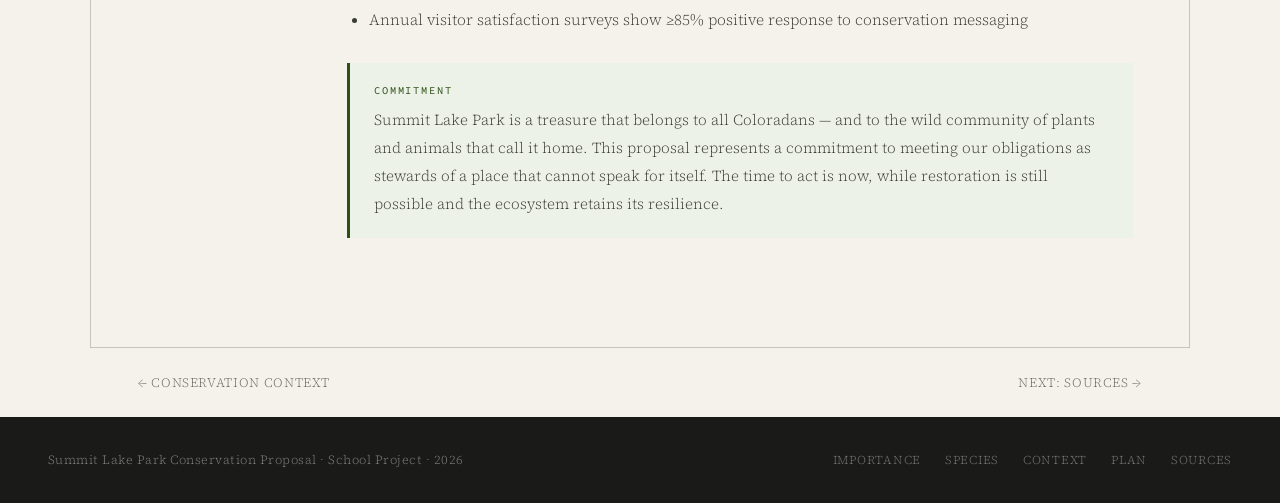
<file: plan.html>
<!DOCTYPE html>
<html lang="en">
<head>
  <meta charset="UTF-8"/>
  <meta name="viewport" content="width=device-width, initial-scale=1.0"/>
  <title>Conservation Plan — Summit Lake Park</title>
  <link rel="stylesheet" href="shared.css"/>
</head>
<body>

<div class="top-rule"></div>

<nav>
  <a href="index.html" class="nav-logo">Summit Lake Park</a>
  <ul class="nav-links">
    <li><a href="importance.html">Importance</a></li>
    <li><a href="species.html">Species</a></li>
    <li><a href="context.html">Context</a></li>
    <li><a href="plan.html" class="active">Plan</a></li>
    <li><a href="sources.html">Sources</a></li>
  </ul>
</nav>

<div class="page-hero" style="border-left:1px solid var(--rule); border-right:1px solid var(--rule);">
  <div class="page-eyebrow">Section 04 — The Proposal</div>
  <h1>A Conservation Plan for <em>Summit Lake Park</em></h1>
  <p class="lead">
    Based on ecological evidence, community input, and lessons from comparable conservation
    programs, we propose a five-pillar, phased approach to protecting Summit Lake Park
    for the long term.
  </p>
</div>

<div class="page-wrapper">
  <aside class="page-sidebar">
    <div class="sidebar-label">Contents</div>
    <ul class="sidebar-toc">
      <li><a href="#map">Park Map</a></li>
      <li><a href="#principles">Guiding Principles</a></li>
      <li><a href="#pillars">The Five Pillars</a></li>
      <li><a href="#timeline">Implementation Timeline</a></li>
      <li><a href="#funding">Funding Strategy</a></li>
      <li><a href="#metrics">Measuring Success</a></li>
    </ul>
  </aside>

  <main class="page-content">

    <h2 id="map">Park Map</h2>
    <p>
      The map below shows the boundaries of Summit Lake Park, its trail network, facilities,
      and its relationship to the surrounding Mount Evans Wilderness Area and Arapahoe National
      Forest. Key features include the Summit Lake Loop trail, the Chicago Lakes Overlook, and
      the Bear Creek outlet — the park's primary hydrological contribution to the downstream watershed.
    </p>

    <div class="photo-block">
      <img src="park-map.png" alt="Official Denver Mountain Parks map of Summit Lake Park showing trail network, park boundaries, surrounding wilderness areas, and Bear Creek outlet"/>
      <div class="photo-caption">Official Denver Mountain Parks map of Summit Lake Park. Note the park's position within the Mount Evans Wilderness Area (US Forest Service) and its adjacency to Arapahoe National Forest. Bear Creek originates at the lake's southern outlet. Map courtesy Denver Mountain Parks Foundation (DMPF.net).</div>
    </div>

    <h2 id="principles">Guiding Principles</h2>
    <p>
      Our conservation plan is built on five foundational principles that should guide all
      decision-making at Summit Lake Park:
    </p>

    <div class="goal-grid">
      <div class="goal-item">
        <div class="goal-num">I</div>
        <h4>Science-Based</h4>
        <p>All management decisions grounded in peer-reviewed research and ongoing monitoring data.</p>
      </div>
      <div class="goal-item">
        <div class="goal-num">II</div>
        <h4>Ecosystem-First</h4>
        <p>Ecological integrity is the primary management objective; recreation is accommodated within ecological limits.</p>
      </div>
      <div class="goal-item">
        <div class="goal-num">III</div>
        <h4>Adaptive</h4>
        <p>Management responds to new information and changing conditions, especially as climate impacts intensify.</p>
      </div>
      <div class="goal-item">
        <div class="goal-num">IV</div>
        <h4>Collaborative</h4>
        <p>Engages Denver Mountain Parks, USFS, CSU, CPW, and the public as equal partners.</p>
      </div>
      <div class="goal-item">
        <div class="goal-num">V</div>
        <h4>Educational</h4>
        <p>Transforms every visitor interaction into an opportunity to build conservation awareness and stewardship values.</p>
      </div>
    </div>

    <h2 id="pillars">The Five Pillars</h2>

    <div class="plan-steps">
      <div class="plan-step">
        <div class="step-num">I</div>
        <div class="step-body">
          <h4>Habitat Protection &amp; Restoration</h4>
          <p>Designate and enforce a <strong>Core Protection Zone</strong> within 150 meters of the lake shore where off-trail travel is prohibited. Install low-profile, naturalistic fencing using local materials to redirect visitor movement. Actively restore the most impacted areas using native seed mixes propagated from on-site collections — targeting a minimum of 2 acres of active restoration per year for the first five years. Implement an invasive species early detection and rapid response protocol, including twice-annual surveys and targeted removal.</p>
        </div>
      </div>
      <div class="plan-step">
        <div class="step-num">II</div>
        <div class="step-body">
          <h4>Visitor Management</h4>
          <p>Implement a permanent <strong>timed-entry reservation system</strong> for the Mount Blue Sky Byway during peak season (June 15–September 15), with a daily visitor cap determined by ecological carrying-capacity research. Redesign the Summit Lake parking area to reduce its footprint and incorporate bioswales and permeable surfaces to reduce runoff into the lake. Establish a <strong>Trail Ambassador Program</strong> modeled on RMNP's successful volunteer docent program, with trained ambassadors stationed at key impact points to provide visitor education and redirect off-trail walkers.</p>
        </div>
      </div>
      <div class="plan-step">
        <div class="step-num">III</div>
        <div class="step-body">
          <h4>Long-Term Ecological Monitoring</h4>
          <p>Establish a permanent ecological monitoring program with annual surveys of: (1) vegetation community composition and cover in 20 permanent plots; (2) pika population indices using standardized call-count surveys; (3) white-tailed ptarmigan nesting success; (4) western toad breeding phenology and egg mass counts; (5) lake water quality parameters including pH, turbidity, and nutrient levels. Partner with CSU and CU-Boulder to involve graduate students in monitoring activities. Publish annual monitoring reports publicly and use data to inform adaptive management decisions.</p>
        </div>
      </div>
      <div class="plan-step">
        <div class="step-num">IV</div>
        <div class="step-body">
          <h4>Water Quality Improvement</h4>
          <p>Commission an independent baseline water quality assessment of Summit Lake within the first year of plan implementation. Redesign parking area drainage to route all surface runoff through vegetated bioswales before it can reach the lake. Establish a 30-meter <strong>no-disturbance riparian buffer</strong> around the lake shore where vegetation is actively managed for maximum water filtration function. Coordinate with Denver Mountain Parks road maintenance program to phase out road salting near the Byway's highest elevations.</p>
        </div>
      </div>
      <div class="plan-step">
        <div class="step-num">V</div>
        <div class="step-body">
          <h4>Education &amp; Community Engagement</h4>
          <p>Develop a new <strong>interpretive center</strong> at the Summit Lake trailhead — a small, architecturally sensitive facility that introduces visitors to the ecology, natural history, and conservation needs of the alpine tundra. Create multilingual interpretive materials and a mobile-compatible digital guide accessible by QR code at key sites. Launch an annual <strong>Summit Lake Stewardship Day</strong> combining restoration volunteer work with educational programming. Develop a curriculum-linked field trip program for Front Range K–12 schools.</p>
        </div>
      </div>
    </div>

    <h2 id="timeline">Implementation Timeline</h2>

    <div class="timeline">
      <div class="timeline-item">
        <div class="timeline-phase-col">
          <div class="timeline-phase">Year 1 — 2026</div>
          <h4>Foundation</h4>
        </div>
        <div class="timeline-body">
          <p>Complete baseline ecological and water quality assessments. Establish permanent monitoring plots. Begin invasive species removal in priority areas. Launch timed-entry reservation pilot. Form inter-agency coordination committee.</p>
        </div>
      </div>
      <div class="timeline-item">
        <div class="timeline-phase-col">
          <div class="timeline-phase">Years 2–3 — 2027–28</div>
          <h4>Infrastructure</h4>
        </div>
        <div class="timeline-body">
          <p>Install Core Protection Zone fencing. Begin active revegetation in highest-impact areas. Redesign parking area drainage. Launch Trail Ambassador volunteer program. Begin interpretive center design process.</p>
        </div>
      </div>
      <div class="timeline-item">
        <div class="timeline-phase-col">
          <div class="timeline-phase">Years 3–5 — 2028–30</div>
          <h4>Expansion</h4>
        </div>
        <div class="timeline-body">
          <p>Open interpretive center. Formalize permanent timed-entry system. Scale up revegetation program. Publish first five-year monitoring report and adaptive management review. Launch school field trip program.</p>
        </div>
      </div>
      <div class="timeline-item">
        <div class="timeline-phase-col">
          <div class="timeline-phase">Year 5+ — 2031 onward</div>
          <h4>Long-Term Stewardship</h4>
        </div>
        <div class="timeline-body">
          <p>Conduct comprehensive five-year management plan review using monitoring data. Adjust management strategies based on ecological outcomes and evolving climate projections. Continue community engagement and scientific partnership programs.</p>
        </div>
      </div>
    </div>

    <h2 id="funding">Funding Strategy</h2>
    <p>
      Successful implementation will require a diversified funding approach drawing on multiple sources:
    </p>
    <ul>
      <li><strong>Recreation Fee Revenue:</strong> Timed-entry reservation fees can generate meaningful revenue dedicated to on-site conservation and restoration.</li>
      <li><strong>Federal Grants:</strong> USFS collaborative forest landscape restoration program grants, EPA watershed protection grants, and USFWS species recovery grants are all applicable.</li>
      <li><strong>Colorado Parks and Wildlife:</strong> CPW's State Wildlife Grants program supports non-game species conservation including pika and ptarmigan monitoring.</li>
      <li><strong>Private Philanthropy:</strong> A targeted fundraising campaign focused on Summit Lake's unique status could attract significant donor interest from the Front Range conservation community.</li>
      <li><strong>University Partnerships:</strong> CSU and CU-Boulder can contribute graduate student labor, equipment, and overhead support for monitoring programs, reducing direct costs.</li>
    </ul>

    <h2 id="metrics">Measuring Success</h2>
    <p>
      We propose the following measurable goals to evaluate the plan's success at the 5-year mark:
    </p>
    <ul>
      <li>Native plant cover in restoration areas increases by ≥30% from baseline</li>
      <li>Pika detections remain stable or increase compared to baseline survey</li>
      <li>Lake water turbidity and nutrient levels return to pre-disturbance reference conditions</li>
      <li>Invasive species coverage in Core Protection Zone reduced by ≥50%</li>
      <li>Off-trail visitor impact incidents reduced by ≥60%</li>
      <li>Annual visitor satisfaction surveys show ≥85% positive response to conservation messaging</li>
    </ul>

    <div class="callout">
      <div class="callout-label">Commitment</div>
      <p>Summit Lake Park is a treasure that belongs to all Coloradans — and to the wild community
      of plants and animals that call it home. This proposal represents a commitment to meeting our
      obligations as stewards of a place that cannot speak for itself. The time to act is now,
      while restoration is still possible and the ecosystem retains its resilience.</p>
    </div>

  </main>
</div>

<div class="page-nav-strip">
  <a href="context.html" class="page-nav-link">← Conservation Context</a>
  <a href="sources.html" class="page-nav-link">Next: Sources →</a>
</div>

<footer>
  <p>Summit Lake Park Conservation Proposal · School Project · 2026</p>
  <div class="footer-links">
    <a href="importance.html">Importance</a>
    <a href="species.html">Species</a>
    <a href="context.html">Context</a>
    <a href="plan.html">Plan</a>
    <a href="sources.html">Sources</a>
  </div>
</footer>

</body>
</html>
</file>
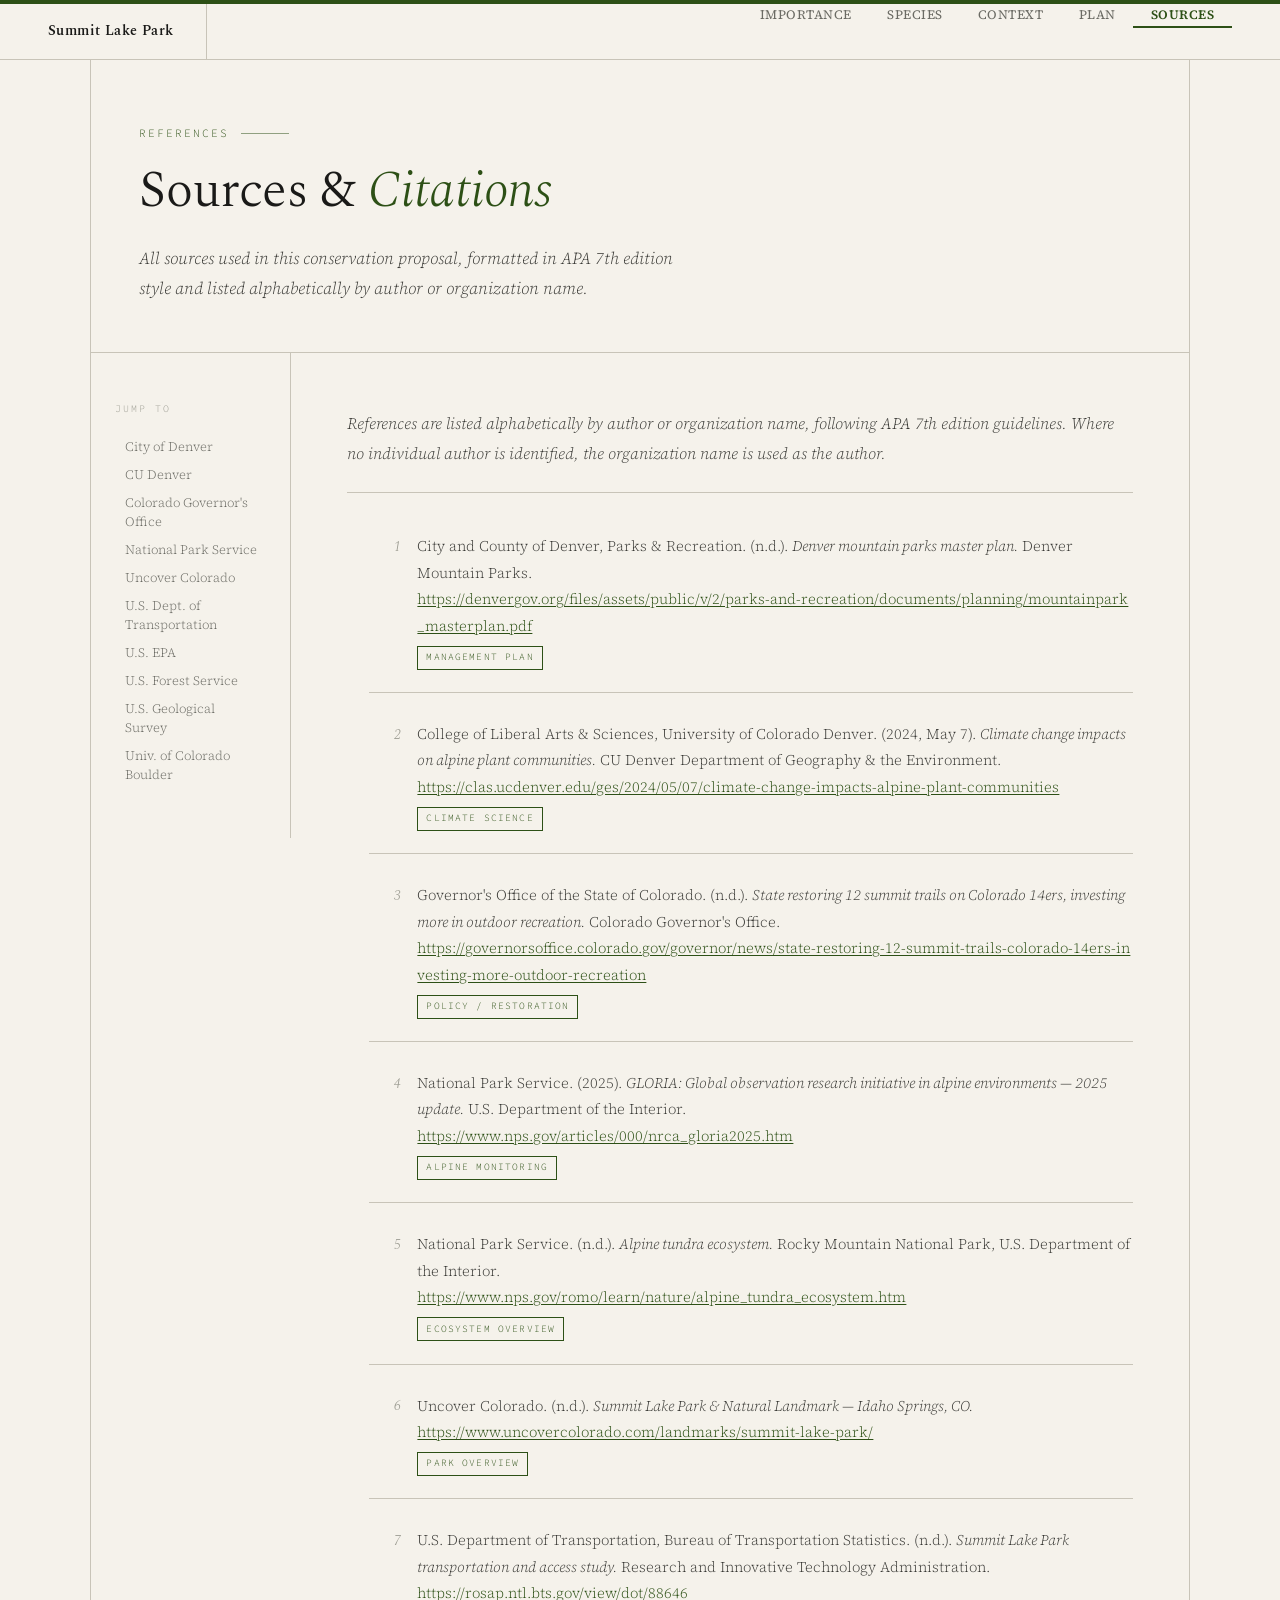
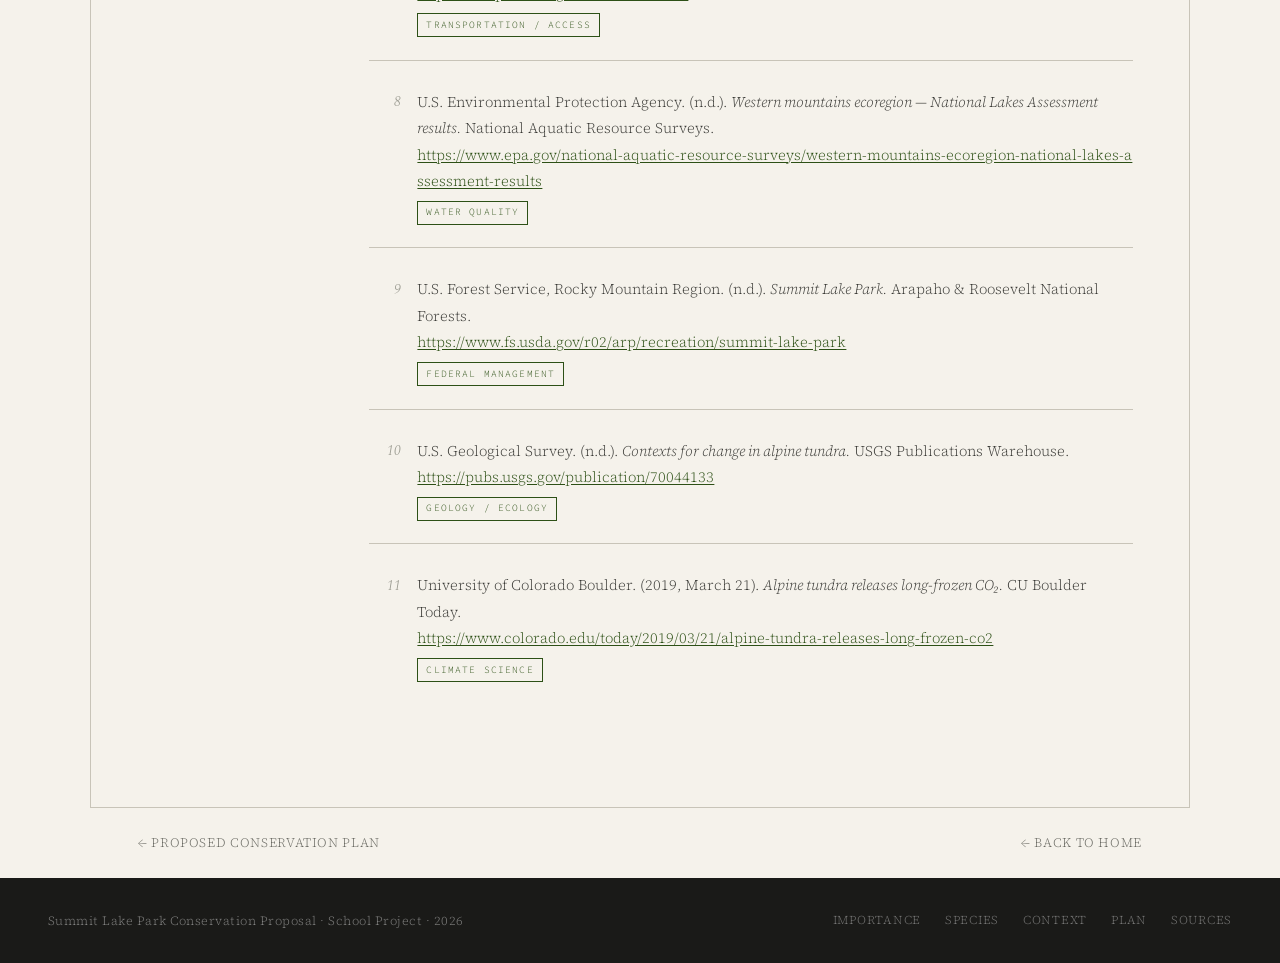
<file: sources.html>
<!DOCTYPE html>
<html lang="en">
<head>
  <meta charset="UTF-8"/>
  <meta name="viewport" content="width=device-width, initial-scale=1.0"/>
  <title>Sources — Summit Lake Park</title>
  <link rel="stylesheet" href="shared.css"/>
</head>
<body>

<div class="top-rule"></div>

<nav>
  <a href="index.html" class="nav-logo">Summit Lake Park</a>
  <ul class="nav-links">
    <li><a href="importance.html">Importance</a></li>
    <li><a href="species.html">Species</a></li>
    <li><a href="context.html">Context</a></li>
    <li><a href="plan.html">Plan</a></li>
    <li><a href="sources.html" class="active">Sources</a></li>
  </ul>
</nav>

<div class="page-hero" style="border-left:1px solid var(--rule); border-right:1px solid var(--rule);">
  <div class="page-eyebrow">References</div>
  <h1>Sources &amp; <em>Citations</em></h1>
  <p class="lead">
    All sources used in this conservation proposal, formatted in APA 7th edition style
    and listed alphabetically by author or organization name.
  </p>
</div>

<div class="page-wrapper">
  <aside class="page-sidebar">
    <div class="sidebar-label">Jump To</div>
    <ul class="sidebar-toc">
      <li><a href="#city">City of Denver</a></li>
      <li><a href="#cu-denver">CU Denver</a></li>
      <li><a href="#co-gov">Colorado Governor's Office</a></li>
      <li><a href="#nps">National Park Service</a></li>
      <li><a href="#uncover">Uncover Colorado</a></li>
      <li><a href="#dot">U.S. Dept. of Transportation</a></li>
      <li><a href="#epa">U.S. EPA</a></li>
      <li><a href="#usfs">U.S. Forest Service</a></li>
      <li><a href="#usgs">U.S. Geological Survey</a></li>
      <li><a href="#cu-boulder">Univ. of Colorado Boulder</a></li>
    </ul>
  </aside>

  <main class="page-content">

    <p class="apa-note">
      References are listed alphabetically by author or organization name, following APA 7th
      edition guidelines. Where no individual author is identified, the organization name is
      used as the author.
    </p>

    <ol class="sources-list">

      <li id="city">
        <div class="source-num">1</div>
        <div class="source-text">
          City and County of Denver, Parks &amp; Recreation. (n.d.). <em>Denver mountain parks master plan.</em> Denver Mountain Parks.
          <br><a href="https://denvergov.org/files/assets/public/v/2/parks-and-recreation/documents/planning/mountainpark_masterplan.pdf" target="_blank" rel="noopener">https://denvergov.org/files/assets/public/v/2/parks-and-recreation/documents/planning/mountainpark_masterplan.pdf</a>
          <br><span class="source-tag">Management Plan</span>
        </div>
      </li>

      <li id="cu-denver">
        <div class="source-num">2</div>
        <div class="source-text">
          College of Liberal Arts &amp; Sciences, University of Colorado Denver. (2024, May 7). <em>Climate change impacts on alpine plant communities.</em> CU Denver Department of Geography &amp; the Environment.
          <br><a href="https://clas.ucdenver.edu/ges/2024/05/07/climate-change-impacts-alpine-plant-communities" target="_blank" rel="noopener">https://clas.ucdenver.edu/ges/2024/05/07/climate-change-impacts-alpine-plant-communities</a>
          <br><span class="source-tag">Climate Science</span>
        </div>
      </li>

      <li id="co-gov">
        <div class="source-num">3</div>
        <div class="source-text">
          Governor's Office of the State of Colorado. (n.d.). <em>State restoring 12 summit trails on Colorado 14ers, investing more in outdoor recreation.</em> Colorado Governor's Office.
          <br><a href="https://governorsoffice.colorado.gov/governor/news/state-restoring-12-summit-trails-colorado-14ers-investing-more-outdoor-recreation" target="_blank" rel="noopener">https://governorsoffice.colorado.gov/governor/news/state-restoring-12-summit-trails-colorado-14ers-investing-more-outdoor-recreation</a>
          <br><span class="source-tag">Policy / Restoration</span>
        </div>
      </li>

      <li id="nps">
        <div class="source-num">4</div>
        <div class="source-text">
          National Park Service. (2025). <em>GLORIA: Global observation research initiative in alpine environments — 2025 update.</em> U.S. Department of the Interior.
          <br><a href="https://www.nps.gov/articles/000/nrca_gloria2025.htm" target="_blank" rel="noopener">https://www.nps.gov/articles/000/nrca_gloria2025.htm</a>
          <br><span class="source-tag">Alpine Monitoring</span>
        </div>
      </li>

      <li>
        <div class="source-num">5</div>
        <div class="source-text">
          National Park Service. (n.d.). <em>Alpine tundra ecosystem.</em> Rocky Mountain National Park, U.S. Department of the Interior.
          <br><a href="https://www.nps.gov/romo/learn/nature/alpine_tundra_ecosystem.htm" target="_blank" rel="noopener">https://www.nps.gov/romo/learn/nature/alpine_tundra_ecosystem.htm</a>
          <br><span class="source-tag">Ecosystem Overview</span>
        </div>
      </li>

      <li id="uncover">
        <div class="source-num">6</div>
        <div class="source-text">
          Uncover Colorado. (n.d.). <em>Summit Lake Park &amp; Natural Landmark — Idaho Springs, CO.</em>
          <br><a href="https://www.uncovercolorado.com/landmarks/summit-lake-park/" target="_blank" rel="noopener">https://www.uncovercolorado.com/landmarks/summit-lake-park/</a>
          <br><span class="source-tag">Park Overview</span>
        </div>
      </li>

      <li id="dot">
        <div class="source-num">7</div>
        <div class="source-text">
          U.S. Department of Transportation, Bureau of Transportation Statistics. (n.d.). <em>Summit Lake Park transportation and access study.</em> Research and Innovative Technology Administration.
          <br><a href="https://rosap.ntl.bts.gov/view/dot/88646" target="_blank" rel="noopener">https://rosap.ntl.bts.gov/view/dot/88646</a>
          <br><span class="source-tag">Transportation / Access</span>
        </div>
      </li>

      <li id="epa">
        <div class="source-num">8</div>
        <div class="source-text">
          U.S. Environmental Protection Agency. (n.d.). <em>Western mountains ecoregion — National Lakes Assessment results.</em> National Aquatic Resource Surveys.
          <br><a href="https://www.epa.gov/national-aquatic-resource-surveys/western-mountains-ecoregion-national-lakes-assessment-results" target="_blank" rel="noopener">https://www.epa.gov/national-aquatic-resource-surveys/western-mountains-ecoregion-national-lakes-assessment-results</a>
          <br><span class="source-tag">Water Quality</span>
        </div>
      </li>

      <li id="usfs">
        <div class="source-num">9</div>
        <div class="source-text">
          U.S. Forest Service, Rocky Mountain Region. (n.d.). <em>Summit Lake Park.</em> Arapaho &amp; Roosevelt National Forests.
          <br><a href="https://www.fs.usda.gov/r02/arp/recreation/summit-lake-park" target="_blank" rel="noopener">https://www.fs.usda.gov/r02/arp/recreation/summit-lake-park</a>
          <br><span class="source-tag">Federal Management</span>
        </div>
      </li>

      <li id="usgs">
        <div class="source-num">10</div>
        <div class="source-text">
          U.S. Geological Survey. (n.d.). <em>Contexts for change in alpine tundra.</em> USGS Publications Warehouse.
          <br><a href="https://pubs.usgs.gov/publication/70044133" target="_blank" rel="noopener">https://pubs.usgs.gov/publication/70044133</a>
          <br><span class="source-tag">Geology / Ecology</span>
        </div>
      </li>

      <li id="cu-boulder">
        <div class="source-num">11</div>
        <div class="source-text">
          University of Colorado Boulder. (2019, March 21). <em>Alpine tundra releases long-frozen CO₂.</em> CU Boulder Today.
          <br><a href="https://www.colorado.edu/today/2019/03/21/alpine-tundra-releases-long-frozen-co2" target="_blank" rel="noopener">https://www.colorado.edu/today/2019/03/21/alpine-tundra-releases-long-frozen-co2</a>
          <br><span class="source-tag">Climate Science</span>
        </div>
      </li>

    </ol>

  </main>
</div>

<div class="page-nav-strip">
  <a href="plan.html" class="page-nav-link">← Proposed Conservation Plan</a>
  <a href="index.html" class="page-nav-link">← Back to Home</a>
</div>

<footer>
  <p>Summit Lake Park Conservation Proposal · School Project · 2026</p>
  <div class="footer-links">
    <a href="importance.html">Importance</a>
    <a href="species.html">Species</a>
    <a href="context.html">Context</a>
    <a href="plan.html">Plan</a>
    <a href="sources.html">Sources</a>
  </div>
</footer>

</body>
</html>
</file>
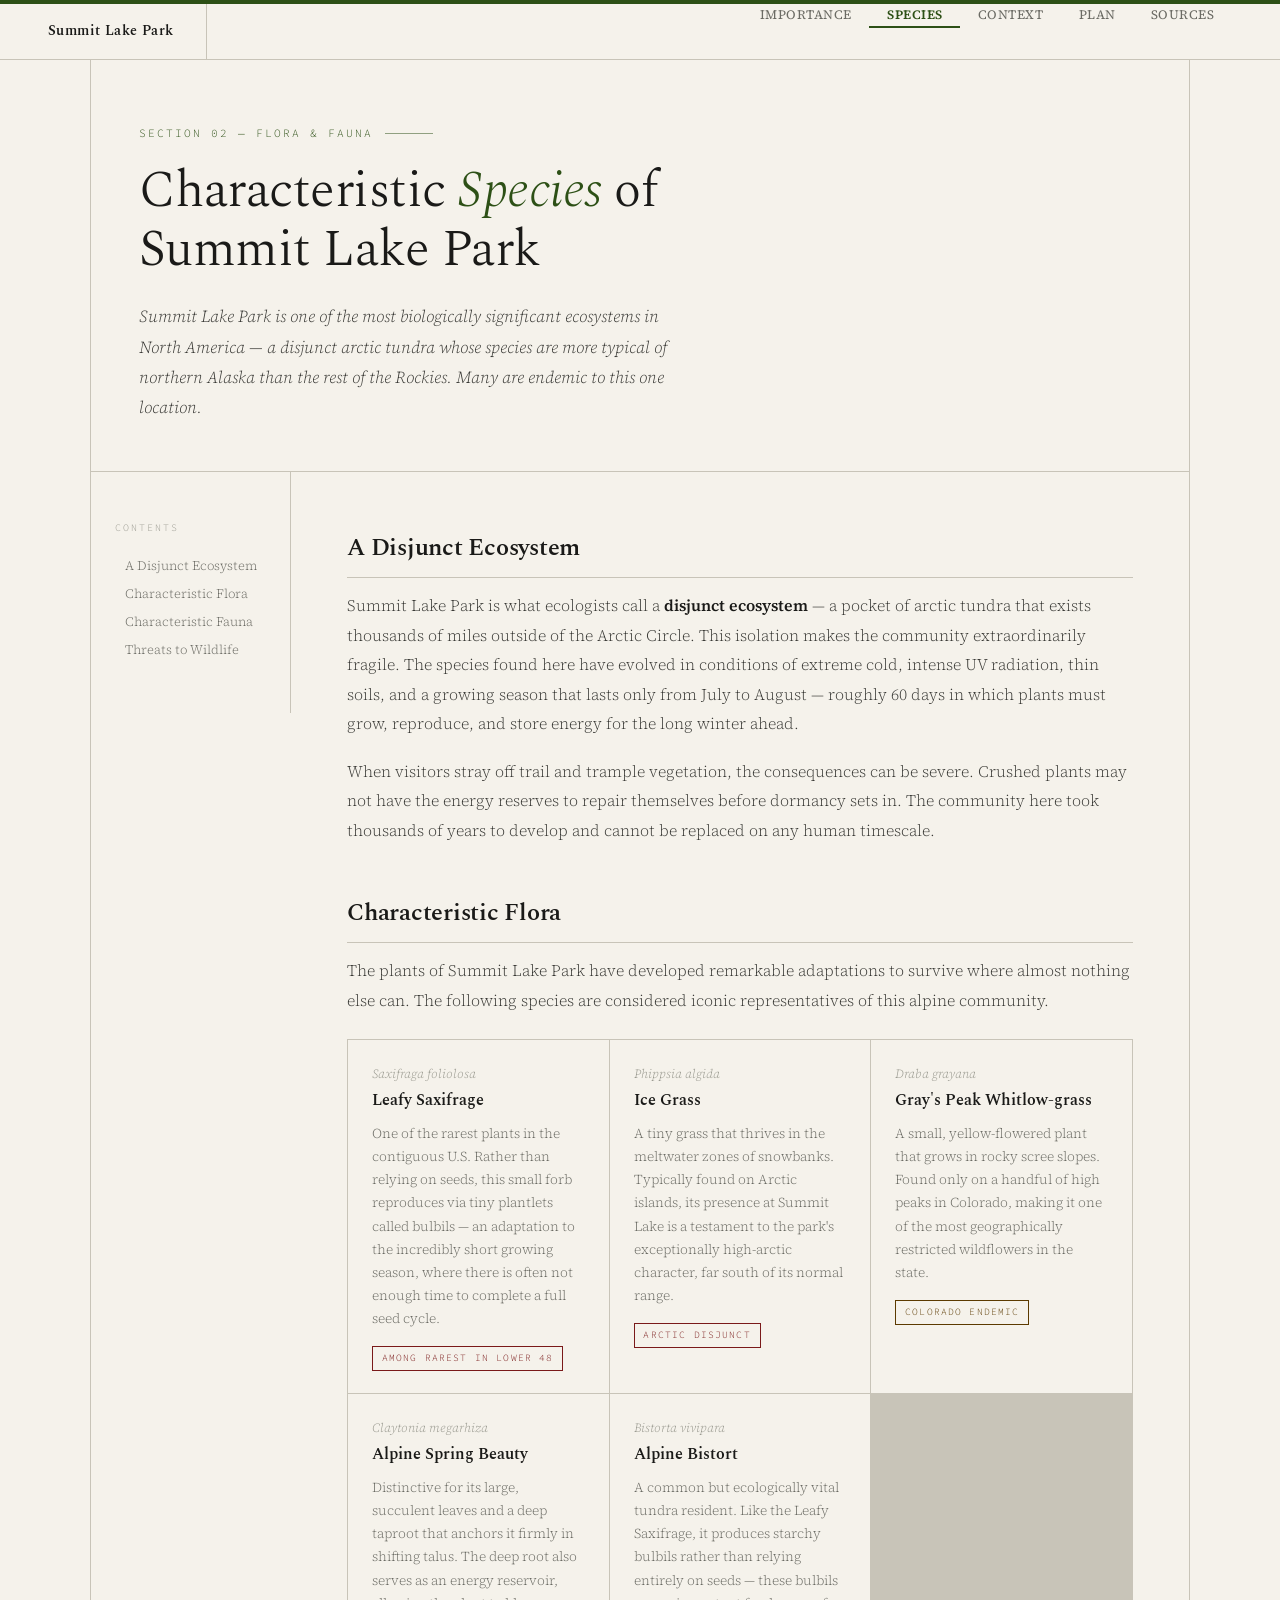
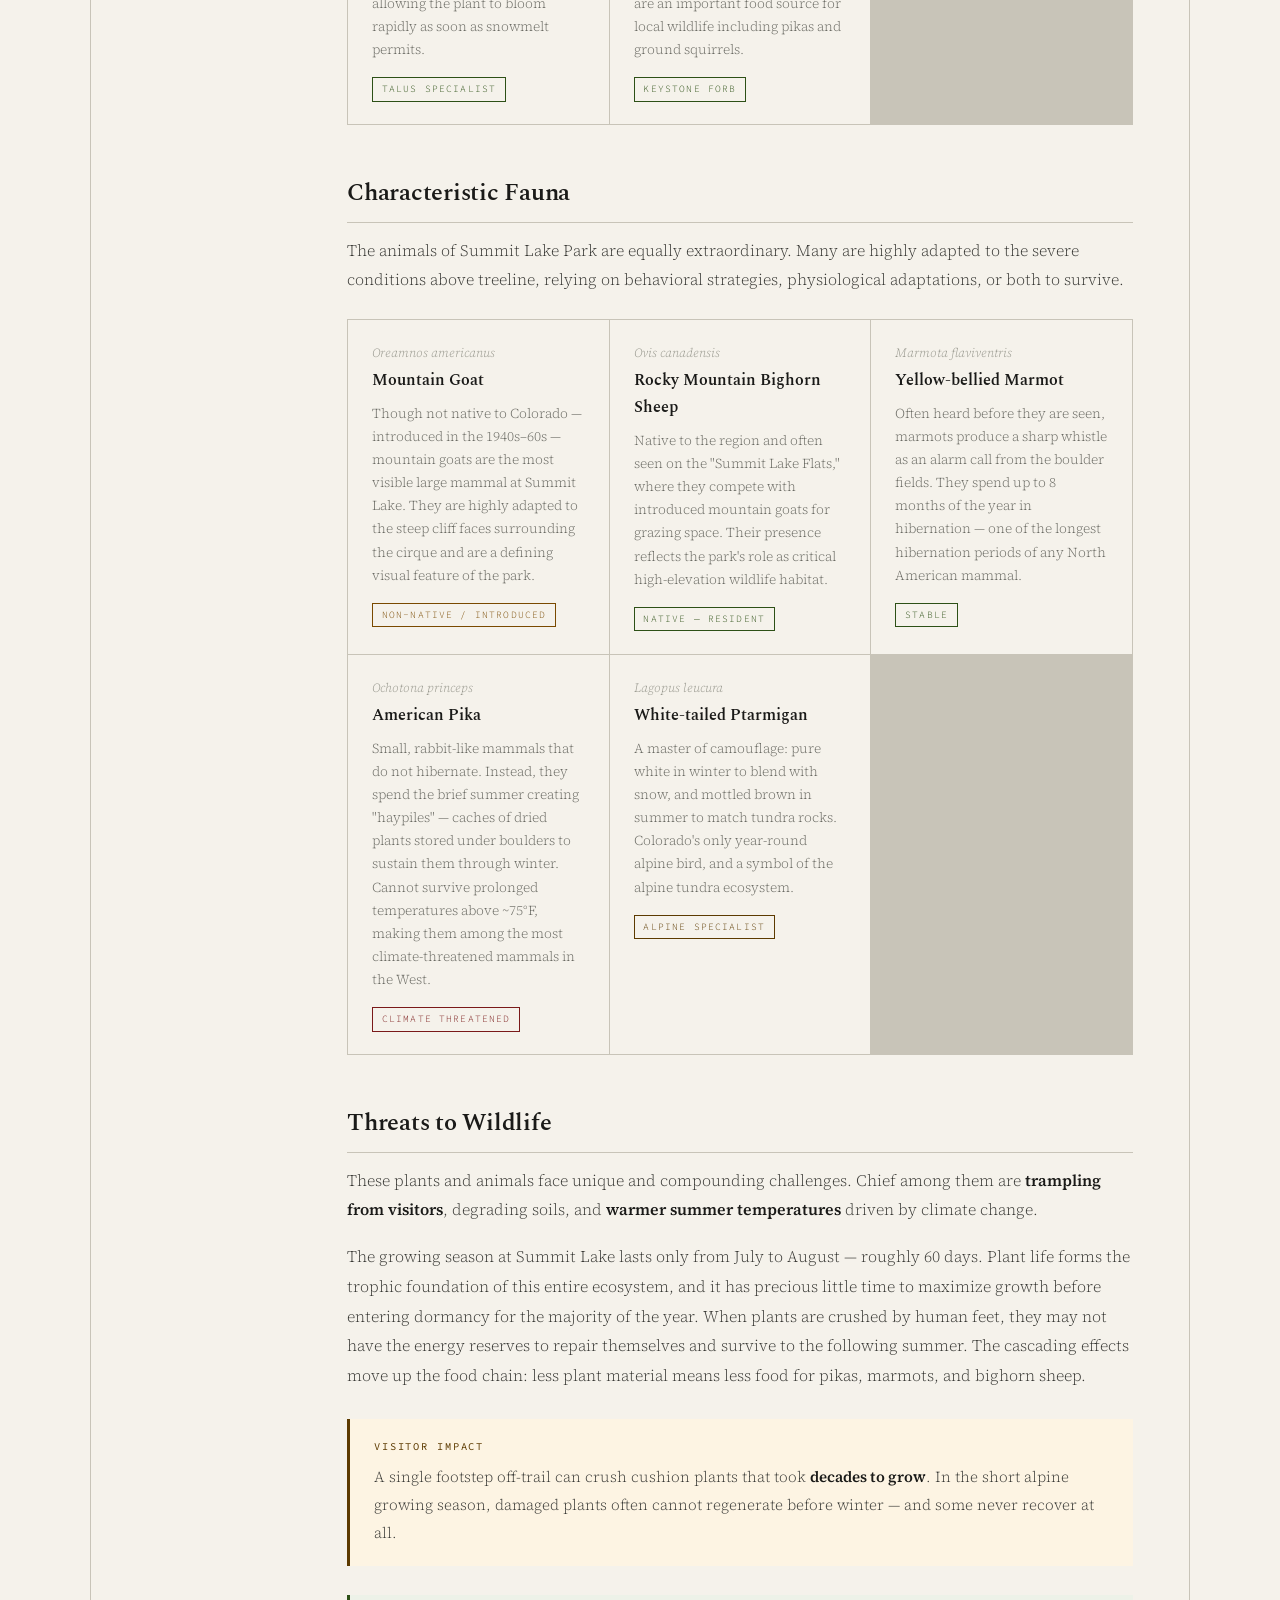
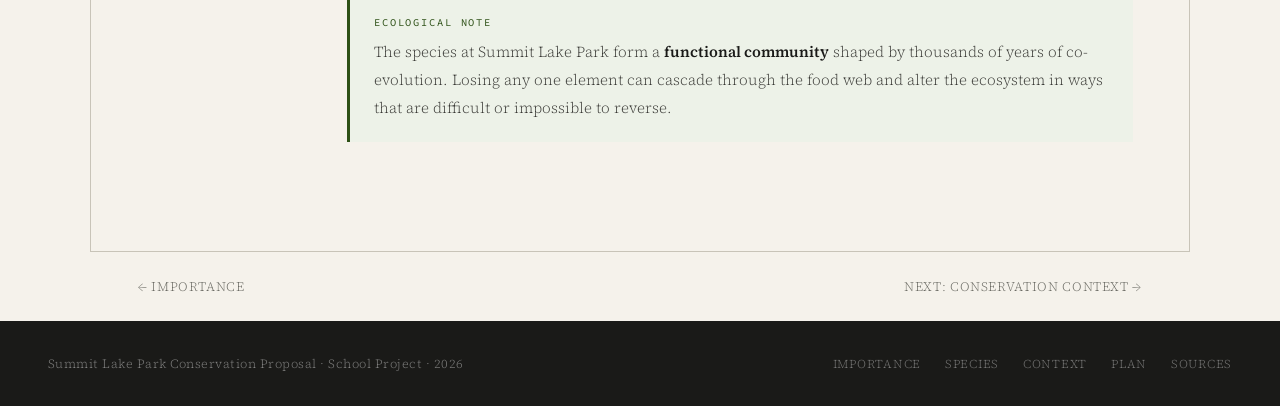
<file: species.html>
<!DOCTYPE html>
<html lang="en">
<head>
  <meta charset="UTF-8"/>
  <meta name="viewport" content="width=device-width, initial-scale=1.0"/>
  <title>Characteristic Species — Summit Lake Park</title>
  <link rel="stylesheet" href="shared.css"/>
</head>
<body>

<div class="top-rule"></div>

<nav>
  <a href="index.html" class="nav-logo">Summit Lake Park</a>
  <ul class="nav-links">
    <li><a href="importance.html">Importance</a></li>
    <li><a href="species.html" class="active">Species</a></li>
    <li><a href="context.html">Context</a></li>
    <li><a href="plan.html">Plan</a></li>
    <li><a href="sources.html">Sources</a></li>
  </ul>
</nav>

<div class="page-hero" style="border-left:1px solid var(--rule); border-right:1px solid var(--rule);">
  <div class="page-eyebrow">Section 02 — Flora &amp; Fauna</div>
  <h1>Characteristic <em>Species</em> of Summit Lake Park</h1>
  <p class="lead">
    Summit Lake Park is one of the most biologically significant ecosystems in North America —
    a disjunct arctic tundra whose species are more typical of northern Alaska than the rest
    of the Rockies. Many are endemic to this one location.
  </p>
</div>

<div class="page-wrapper">
  <aside class="page-sidebar">
    <div class="sidebar-label">Contents</div>
    <ul class="sidebar-toc">
      <li><a href="#disjunct">A Disjunct Ecosystem</a></li>
      <li><a href="#flora">Characteristic Flora</a></li>
      <li><a href="#fauna">Characteristic Fauna</a></li>
      <li><a href="#threats">Threats to Wildlife</a></li>
    </ul>
  </aside>

  <main class="page-content">

    <h2 id="disjunct">A Disjunct Ecosystem</h2>
    <p>
      Summit Lake Park is what ecologists call a <strong>disjunct ecosystem</strong> — a pocket
      of arctic tundra that exists thousands of miles outside of the Arctic Circle. This isolation
      makes the community extraordinarily fragile. The species found here have evolved in conditions
      of extreme cold, intense UV radiation, thin soils, and a growing season that lasts only from
      July to August — roughly 60 days in which plants must grow, reproduce, and store energy for
      the long winter ahead.
    </p>
    <p>
      When visitors stray off trail and trample vegetation, the consequences can be severe. Crushed
      plants may not have the energy reserves to repair themselves before dormancy sets in. The
      community here took thousands of years to develop and cannot be replaced on any human timescale.
    </p>

    <h2 id="flora">Characteristic Flora</h2>
    <p>
      The plants of Summit Lake Park have developed remarkable adaptations to survive where almost
      nothing else can. The following species are considered iconic representatives of this
      alpine community.
    </p>

    <div class="species-grid">
      <div class="species-card">
        <div class="sci">Saxifraga foliolosa</div>
        <h4>Leafy Saxifrage</h4>
        <p>One of the rarest plants in the contiguous U.S. Rather than relying on seeds, this small forb reproduces via tiny plantlets called bulbils — an adaptation to the incredibly short growing season, where there is often not enough time to complete a full seed cycle.</p>
        <span class="status-badge threat">Among Rarest in Lower 48</span>
      </div>
      <div class="species-card">
        <div class="sci">Phippsia algida</div>
        <h4>Ice Grass</h4>
        <p>A tiny grass that thrives in the meltwater zones of snowbanks. Typically found on Arctic islands, its presence at Summit Lake is a testament to the park's exceptionally high-arctic character, far south of its normal range.</p>
        <span class="status-badge threat">Arctic Disjunct</span>
      </div>
      <div class="species-card">
        <div class="sci">Draba grayana</div>
        <h4>Gray's Peak Whitlow-grass</h4>
        <p>A small, yellow-flowered plant that grows in rocky scree slopes. Found only on a handful of high peaks in Colorado, making it one of the most geographically restricted wildflowers in the state.</p>
        <span class="status-badge concern">Colorado Endemic</span>
      </div>
      <div class="species-card">
        <div class="sci">Claytonia megarhiza</div>
        <h4>Alpine Spring Beauty</h4>
        <p>Distinctive for its large, succulent leaves and a deep taproot that anchors it firmly in shifting talus. The deep root also serves as an energy reservoir, allowing the plant to bloom rapidly as soon as snowmelt permits.</p>
        <span class="status-badge stable">Talus Specialist</span>
      </div>
      <div class="species-card">
        <div class="sci">Bistorta vivipara</div>
        <h4>Alpine Bistort</h4>
        <p>A common but ecologically vital tundra resident. Like the Leafy Saxifrage, it produces starchy bulbils rather than relying entirely on seeds — these bulbils are an important food source for local wildlife including pikas and ground squirrels.</p>
        <span class="status-badge stable">Keystone Forb</span>
      </div>
    </div>

    <h2 id="fauna">Characteristic Fauna</h2>
    <p>
      The animals of Summit Lake Park are equally extraordinary. Many are highly adapted to the
      severe conditions above treeline, relying on behavioral strategies, physiological adaptations,
      or both to survive.
    </p>

    <div class="species-grid">
      <div class="species-card">
        <div class="sci">Oreamnos americanus</div>
        <h4>Mountain Goat</h4>
        <p>Though not native to Colorado — introduced in the 1940s–60s — mountain goats are the most visible large mammal at Summit Lake. They are highly adapted to the steep cliff faces surrounding the cirque and are a defining visual feature of the park.</p>
        <span class="status-badge invasive">Non-Native / Introduced</span>
      </div>
      <div class="species-card">
        <div class="sci">Ovis canadensis</div>
        <h4>Rocky Mountain Bighorn Sheep</h4>
        <p>Native to the region and often seen on the "Summit Lake Flats," where they compete with introduced mountain goats for grazing space. Their presence reflects the park's role as critical high-elevation wildlife habitat.</p>
        <span class="status-badge stable">Native — Resident</span>
      </div>
      <div class="species-card">
        <div class="sci">Marmota flaviventris</div>
        <h4>Yellow-bellied Marmot</h4>
        <p>Often heard before they are seen, marmots produce a sharp whistle as an alarm call from the boulder fields. They spend up to 8 months of the year in hibernation — one of the longest hibernation periods of any North American mammal.</p>
        <span class="status-badge stable">Stable</span>
      </div>
      <div class="species-card">
        <div class="sci">Ochotona princeps</div>
        <h4>American Pika</h4>
        <p>Small, rabbit-like mammals that do not hibernate. Instead, they spend the brief summer creating "haypiles" — caches of dried plants stored under boulders to sustain them through winter. Cannot survive prolonged temperatures above ~75°F, making them among the most climate-threatened mammals in the West.</p>
        <span class="status-badge threat">Climate Threatened</span>
      </div>
      <div class="species-card">
        <div class="sci">Lagopus leucura</div>
        <h4>White-tailed Ptarmigan</h4>
        <p>A master of camouflage: pure white in winter to blend with snow, and mottled brown in summer to match tundra rocks. Colorado's only year-round alpine bird, and a symbol of the alpine tundra ecosystem.</p>
        <span class="status-badge concern">Alpine Specialist</span>
      </div>
    </div>

    <h2 id="threats">Threats to Wildlife</h2>
    <p>
      These plants and animals face unique and compounding challenges. Chief among them are
      <strong>trampling from visitors</strong>, degrading soils, and <strong>warmer summer
      temperatures</strong> driven by climate change.
    </p>
    <p>
      The growing season at Summit Lake lasts only from July to August — roughly 60 days. Plant
      life forms the trophic foundation of this entire ecosystem, and it has precious little time
      to maximize growth before entering dormancy for the majority of the year. When plants are
      crushed by human feet, they may not have the energy reserves to repair themselves and survive
      to the following summer. The cascading effects move up the food chain: less plant material
      means less food for pikas, marmots, and bighorn sheep.
    </p>

    <div class="callout warn">
      <div class="callout-label">Visitor Impact</div>
      <p>A single footstep off-trail can crush cushion plants that took <strong>decades to
      grow</strong>. In the short alpine growing season, damaged plants often cannot regenerate
      before winter — and some never recover at all.</p>
    </div>

    <div class="callout">
      <div class="callout-label">Ecological Note</div>
      <p>The species at Summit Lake Park form a <strong>functional community</strong> shaped by
      thousands of years of co-evolution. Losing any one element can cascade through the food
      web and alter the ecosystem in ways that are difficult or impossible to reverse.</p>
    </div>

  </main>
</div>

<div class="page-nav-strip">
  <a href="importance.html" class="page-nav-link">← Importance</a>
  <a href="context.html" class="page-nav-link">Next: Conservation Context →</a>
</div>

<footer>
  <p>Summit Lake Park Conservation Proposal · School Project · 2026</p>
  <div class="footer-links">
    <a href="importance.html">Importance</a>
    <a href="species.html">Species</a>
    <a href="context.html">Context</a>
    <a href="plan.html">Plan</a>
    <a href="sources.html">Sources</a>
  </div>
</footer>

</body>
</html>
</file>
<file: shared.css>
@import url('https://fonts.googleapis.com/css2?family=Spectral:ital,wght@0,300;0,400;0,600;0,700;1,300;1,400&family=Source+Serif+4:ital,opsz,wght@0,8..60,300;0,8..60,400;0,8..60,600;1,8..60,300;1,8..60,400&family=Source+Code+Pro:wght@400&display=swap');

/* ── TOKENS ── */
:root {
  --paper:    #f5f2eb;
  --paper-2:  #ede9df;
  --ink:      #1a1a18;
  --ink-2:    #3a3a36;
  --ink-3:    #6b6b64;
  --ink-4:    #9a9a90;
  --rule:     #c8c4b8;
  --accent:   #2d5016;   /* deep forest green */
  --accent-2: #4a7a28;
  --accent-bg:#edf2e8;
  --warn:     #5c3a00;
  --warn-bg:  #fdf4e3;
  --info:     #1a3a5c;
  --info-bg:  #e8f0f8;
}

*, *::before, *::after { box-sizing: border-box; margin: 0; padding: 0; }
html { scroll-behavior: smooth; }

body {
  background: var(--paper);
  color: var(--ink);
  font-family: 'Source Serif 4', Georgia, serif;
  font-size: 17px;
  line-height: 1.7;
  font-weight: 300;
}

/* ── TOP RULE BAR ── */
.top-rule {
  height: 4px;
  background: var(--accent);
  width: 100%;
}

/* ── NAV ── */
nav {
  position: sticky; top: 0; z-index: 100;
  background: var(--paper);
  border-bottom: 1px solid var(--rule);
  padding: 0 3rem;
  display: flex; align-items: stretch; justify-content: space-between;
}
.nav-logo {
  font-family: 'Spectral', serif;
  font-size: 0.85rem; font-weight: 600;
  letter-spacing: 0.03em;
  color: var(--ink); text-decoration: none;
  display: flex; align-items: center;
  padding: 1rem 0;
  border-right: 1px solid var(--rule);
  padding-right: 2rem; margin-right: 1rem;
}
.nav-links {
  display: flex; list-style: none; height: 100%;
}
.nav-links li { display: flex; }
.nav-links a {
  display: flex; align-items: center;
  padding: 0 1.1rem;
  font-family: 'Source Serif 4', serif;
  font-size: 0.8rem; font-weight: 400;
  letter-spacing: 0.04em;
  color: var(--ink-3); text-decoration: none;
  border-bottom: 2px solid transparent;
  transition: color 0.15s, border-color 0.15s;
  text-transform: uppercase;
}
.nav-links a:hover { color: var(--ink); border-color: var(--rule); }
.nav-links a.active { color: var(--accent); border-color: var(--accent); font-weight: 600; }

/* ── PAGE HERO ── */
.page-hero {
  padding: 4rem 3rem 3rem;
  border-bottom: 1px solid var(--rule);
  max-width: 1100px;
  margin: 0 auto;
}
.page-eyebrow {
  font-family: 'Source Code Pro', monospace;
  font-size: 0.7rem; letter-spacing: 0.18em;
  text-transform: uppercase; color: var(--accent);
  margin-bottom: 1.2rem;
  display: flex; align-items: center; gap: 0.75rem;
}
.page-eyebrow::after {
  content: '';
  display: block; height: 1px; width: 3rem;
  background: var(--accent); opacity: 0.5;
}
.page-hero h1 {
  font-family: 'Spectral', serif;
  font-size: clamp(2rem, 4vw, 3.4rem);
  font-weight: 300; line-height: 1.15;
  letter-spacing: -0.01em;
  color: var(--ink);
  max-width: 22ch;
}
.page-hero h1 em { font-style: italic; color: var(--accent); font-weight: 300; }
.page-hero .lead {
  margin-top: 1.4rem;
  max-width: 60ch;
  font-size: 1.05rem; line-height: 1.8;
  color: var(--ink-2); font-weight: 300;
  font-style: italic;
}

/* ── LAYOUT ── */
.page-wrapper {
  max-width: 1100px;
  margin: 0 auto;
  display: grid;
  grid-template-columns: 200px 1fr;
  gap: 0;
  border-left: 1px solid var(--rule);
  border-right: 1px solid var(--rule);
  min-height: 60vh;
}

/* sidebar */
.page-sidebar {
  border-right: 1px solid var(--rule);
  padding: 3rem 1.5rem;
  position: sticky; top: 52px;
  align-self: start;
  max-height: calc(100vh - 52px);
  overflow-y: auto;
}
.sidebar-label {
  font-family: 'Source Code Pro', monospace;
  font-size: 0.62rem; letter-spacing: 0.2em; text-transform: uppercase;
  color: var(--ink-4); margin-bottom: 1rem;
}
.sidebar-toc { list-style: none; }
.sidebar-toc li { margin-bottom: 0.15rem; }
.sidebar-toc a {
  font-size: 0.8rem; color: var(--ink-3); text-decoration: none;
  line-height: 1.5; display: block;
  padding: 0.2rem 0.5rem;
  border-left: 2px solid transparent;
  transition: color 0.15s, border-color 0.15s;
}
.sidebar-toc a:hover { color: var(--accent); border-color: var(--accent-2); }

/* main content */
.page-content {
  padding: 3.5rem 3.5rem 5rem;
}

/* ── TYPOGRAPHY ── */
.page-content h2 {
  font-family: 'Spectral', serif;
  font-size: 1.5rem; font-weight: 600;
  margin: 3rem 0 0.8rem;
  padding-bottom: 0.5rem;
  border-bottom: 1px solid var(--rule);
  color: var(--ink);
  letter-spacing: -0.01em;
}
.page-content h2:first-child { margin-top: 0; }
.page-content h3 {
  font-family: 'Spectral', serif;
  font-size: 1.1rem; font-weight: 600; font-style: italic;
  margin: 2rem 0 0.5rem; color: var(--ink-2);
}
.page-content p {
  font-size: 1rem; line-height: 1.85;
  color: var(--ink-2); margin-bottom: 1.1rem;
}
.page-content ul, .page-content ol {
  margin: 0 0 1.4rem 1.4rem; color: var(--ink-2);
}
.page-content li { font-size: 0.97rem; line-height: 1.8; margin-bottom: 0.35rem; }
.page-content strong { color: var(--ink); font-weight: 600; }

/* ── CALLOUT BOXES ── */
.callout {
  border-left: 3px solid var(--accent);
  background: var(--accent-bg);
  padding: 1.2rem 1.5rem;
  margin: 1.8rem 0;
}
.callout.warn { border-color: var(--warn); background: var(--warn-bg); }
.callout.info { border-color: var(--info); background: var(--info-bg); }
.callout-label {
  font-family: 'Source Code Pro', monospace;
  font-size: 0.65rem; letter-spacing: 0.18em; text-transform: uppercase;
  color: var(--accent); margin-bottom: 0.4rem; font-weight: 400;
}
.callout.warn .callout-label { color: var(--warn); }
.callout.info .callout-label { color: var(--info); }
.callout p { margin-bottom: 0; font-size: 0.95rem; color: var(--ink-2); }

/* ── PHOTO ── */
.photo-block {
  margin: 2rem 0;
  border: 1px solid var(--rule);
}
.photo-block img {
  width: 100%; display: block;
  max-height: 500px; object-fit: cover;
}
.photo-caption {
  padding: 0.6rem 1rem;
  font-size: 0.78rem; font-style: italic;
  color: var(--ink-4);
  border-top: 1px solid var(--rule);
  background: var(--paper-2);
}

/* ── SPECIES GRID ── */
.species-grid {
  display: grid;
  grid-template-columns: repeat(auto-fill, minmax(240px, 1fr));
  gap: 1px;
  background: var(--rule);
  margin: 1.5rem 0;
  border: 1px solid var(--rule);
}
.species-card {
  background: var(--paper);
  padding: 1.4rem 1.5rem;
}
.species-card .sci {
  font-style: italic; font-size: 0.78rem;
  color: var(--ink-4); margin-bottom: 0.2rem;
  font-family: 'Source Serif 4', serif;
}
.species-card h4 {
  font-family: 'Spectral', serif; font-size: 1rem; font-weight: 600;
  margin-bottom: 0.5rem; color: var(--ink);
}
.species-card p { font-size: 0.85rem; line-height: 1.7; margin-bottom: 0.7rem; color: var(--ink-3); }
.status-badge {
  display: inline-block;
  font-family: 'Source Code Pro', monospace;
  font-size: 0.6rem; letter-spacing: 0.12em; text-transform: uppercase;
  padding: 0.2rem 0.55rem; border: 1px solid currentColor;
}
.status-badge.concern  { color: var(--warn); }
.status-badge.threat   { color: #7a1a1a; }
.status-badge.stable   { color: var(--accent); }
.status-badge.invasive { color: #7a4a00; }

/* ── PLAN STEPS ── */
.plan-steps { margin: 1.5rem 0; }
.plan-step {
  display: grid; grid-template-columns: 3.5rem 1fr;
  border-top: 1px solid var(--rule);
  padding: 1.8rem 0;
}
.plan-step:last-child { border-bottom: 1px solid var(--rule); }
.step-num {
  font-family: 'Spectral', serif; font-size: 1.8rem; font-weight: 300;
  color: var(--ink-4); padding-top: 0.1rem;
  font-style: italic;
}
.step-body h4 {
  font-family: 'Spectral', serif; font-size: 1.05rem; font-weight: 600;
  color: var(--ink); margin-bottom: 0.5rem;
}
.step-body p { font-size: 0.95rem; line-height: 1.8; margin-bottom: 0; color: var(--ink-2); }

/* ── GOAL GRID ── */
.goal-grid {
  display: grid;
  grid-template-columns: repeat(auto-fill, minmax(180px, 1fr));
  gap: 1px; background: var(--rule);
  border: 1px solid var(--rule);
  margin: 1.5rem 0;
}
.goal-item {
  background: var(--paper); padding: 1.4rem 1.2rem;
}
.goal-num {
  font-family: 'Spectral', serif; font-size: 1.5rem; font-weight: 300;
  font-style: italic; color: var(--ink-4); margin-bottom: 0.4rem;
}
.goal-item h4 { font-size: 0.85rem; font-weight: 600; margin-bottom: 0.3rem; color: var(--ink); }
.goal-item p { font-size: 0.82rem; line-height: 1.65; color: var(--ink-3); margin-bottom: 0; }

/* ── TIMELINE ── */
.timeline { margin: 1.5rem 0; border: 1px solid var(--rule); }
.timeline-item {
  display: grid; grid-template-columns: 160px 1fr;
  border-bottom: 1px solid var(--rule);
}
.timeline-item:last-child { border-bottom: none; }
.timeline-phase-col {
  background: var(--paper-2); padding: 1.4rem 1.2rem;
  border-right: 1px solid var(--rule);
}
.timeline-phase {
  font-family: 'Source Code Pro', monospace;
  font-size: 0.65rem; letter-spacing: 0.12em; text-transform: uppercase;
  color: var(--accent); margin-bottom: 0.3rem;
}
.timeline-item h4 {
  font-family: 'Spectral', serif; font-size: 0.95rem; font-weight: 600;
  color: var(--ink);
}
.timeline-body { padding: 1.4rem 1.5rem; }
.timeline-body p { font-size: 0.9rem; line-height: 1.75; color: var(--ink-2); margin-bottom: 0; }

/* ── SOURCES ── */
.sources-list { list-style: none; }
.sources-list li {
  display: grid; grid-template-columns: 2rem 1fr;
  gap: 1rem; padding: 1.4rem 0;
  border-bottom: 1px solid var(--rule);
  align-items: start;
}
.sources-list li:last-child { border-bottom: none; }
.source-num {
  font-family: 'Spectral', serif; font-style: italic;
  font-size: 0.9rem; color: var(--ink-4);
  padding-top: 0.1rem; text-align: right;
}
.source-text { font-size: 0.92rem; line-height: 1.8; color: var(--ink-2); }
.source-text a {
  color: var(--accent); word-break: break-all;
  text-decoration: underline; text-underline-offset: 2px;
}
.source-text a:hover { color: var(--accent-2); }
.source-tag {
  display: inline-block; margin-top: 0.4rem;
  font-family: 'Source Code Pro', monospace;
  font-size: 0.6rem; letter-spacing: 0.12em; text-transform: uppercase;
  padding: 0.15rem 0.5rem; border: 1px solid var(--accent);
  color: var(--accent);
}
.apa-note {
  font-size: 0.85rem; font-style: italic; color: var(--ink-4);
  margin-bottom: 2rem; padding-bottom: 1.5rem;
  border-bottom: 1px solid var(--rule);
}

/* ── PAGE NAV STRIP ── */
.page-nav-strip {
  display: flex; justify-content: space-between; align-items: center;
  padding: 1.5rem 3rem;
  border-top: 1px solid var(--rule);
  max-width: 1100px; margin: 0 auto;
}
.page-nav-link {
  font-size: 0.8rem; letter-spacing: 0.05em; text-transform: uppercase;
  color: var(--ink-3); text-decoration: none;
  font-family: 'Source Serif 4', serif;
  transition: color 0.15s;
}
.page-nav-link:hover { color: var(--accent); }

/* ── FOOTER ── */
footer {
  background: var(--ink);
  color: rgba(255,255,255,0.45);
  padding: 2rem 3rem;
  display: flex; justify-content: space-between; align-items: center;
  flex-wrap: wrap; gap: 1rem;
}
footer p { font-size: 0.78rem; letter-spacing: 0.04em; }
.footer-links { display: flex; gap: 1.5rem; }
.footer-links a {
  font-size: 0.75rem; color: rgba(255,255,255,0.4);
  text-decoration: none; transition: color 0.15s;
  letter-spacing: 0.06em; text-transform: uppercase;
}
.footer-links a:hover { color: rgba(255,255,255,0.8); }

/* ── RESPONSIVE ── */
@media (max-width: 800px) {
  nav { padding: 0 1rem; }
  .nav-logo { padding-right: 1rem; font-size: 0.75rem; }
  .nav-links a { padding: 0 0.6rem; font-size: 0.7rem; }
  .page-hero { padding: 2.5rem 1.5rem 2rem; }
  .page-wrapper { grid-template-columns: 1fr; }
  .page-sidebar { display: none; }
  .page-content { padding: 2rem 1.5rem 4rem; }
  .timeline-item { grid-template-columns: 1fr; }
  .timeline-phase-col { border-right: none; border-bottom: 1px solid var(--rule); }
  .page-nav-strip { padding: 1.2rem 1.5rem; flex-direction: column; gap: 0.5rem; align-items: flex-start; }
  footer { padding: 1.5rem; flex-direction: column; align-items: flex-start; }
}
</file>
